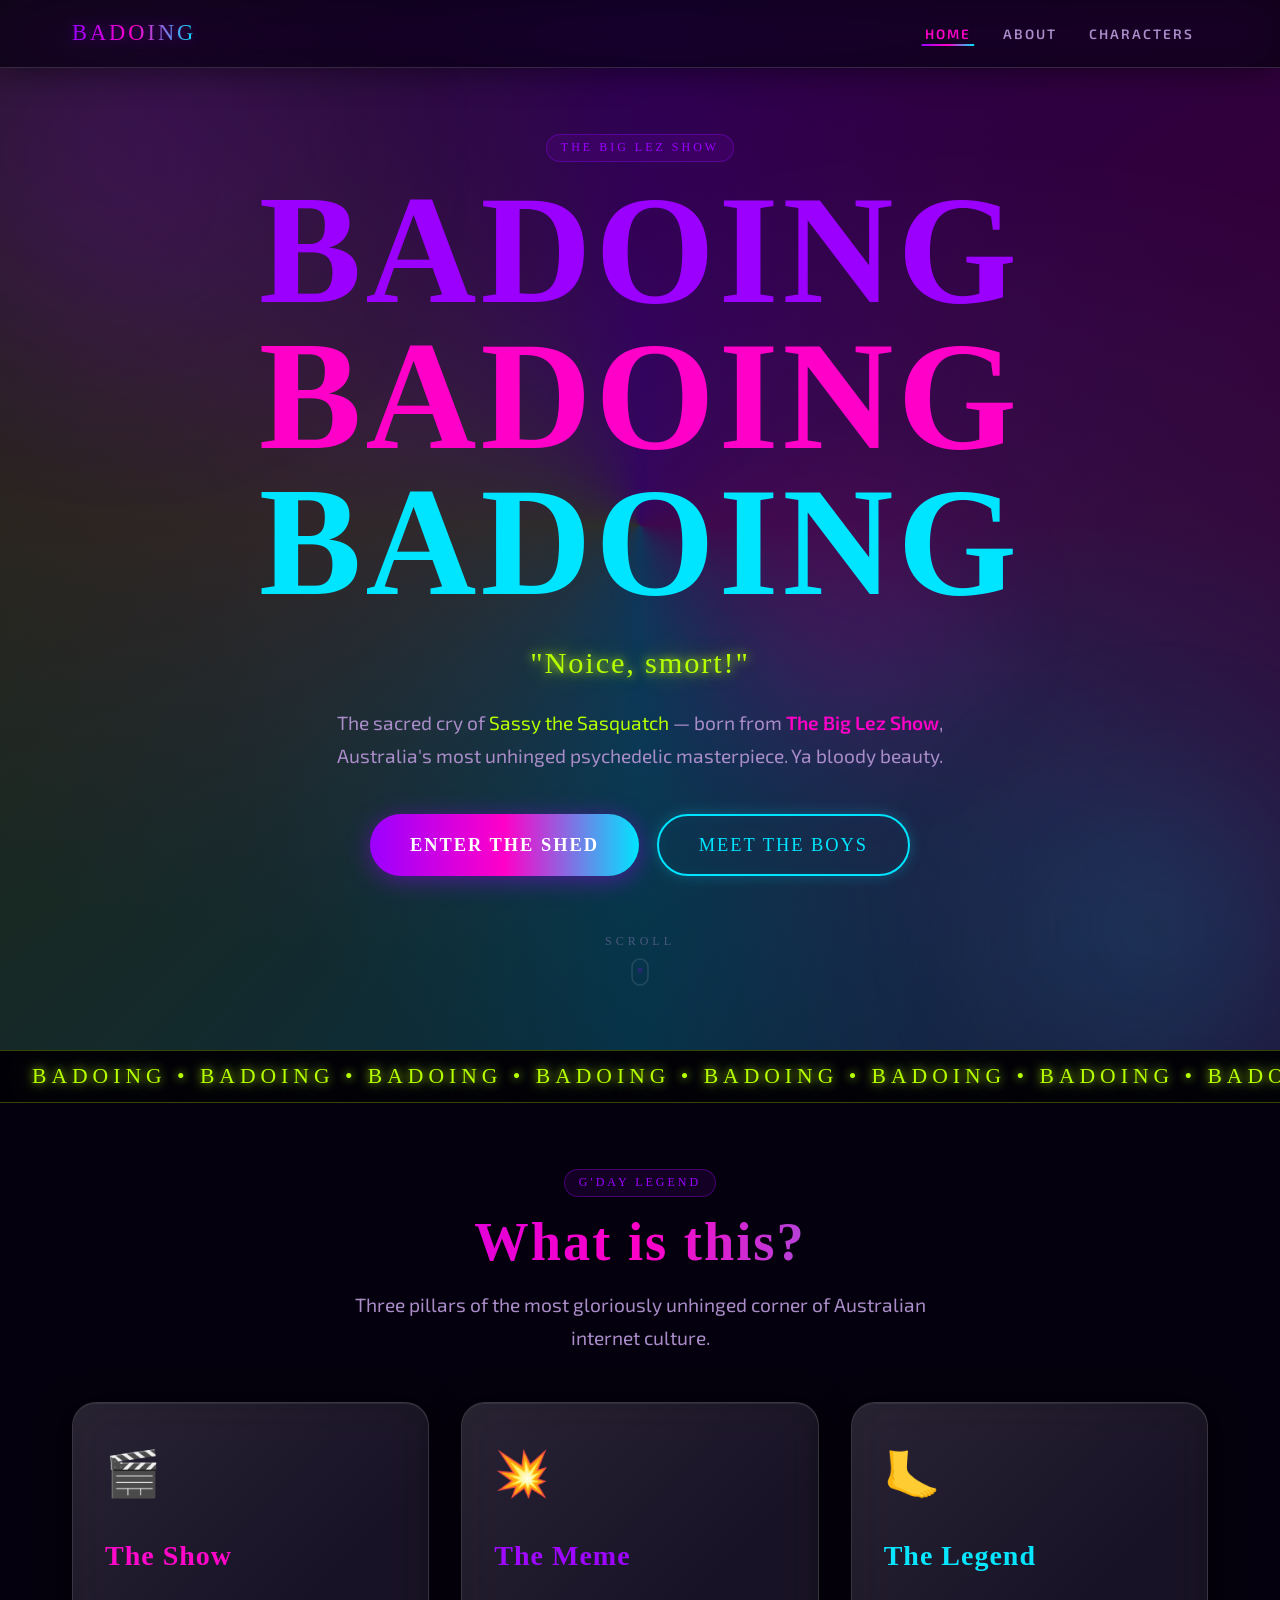
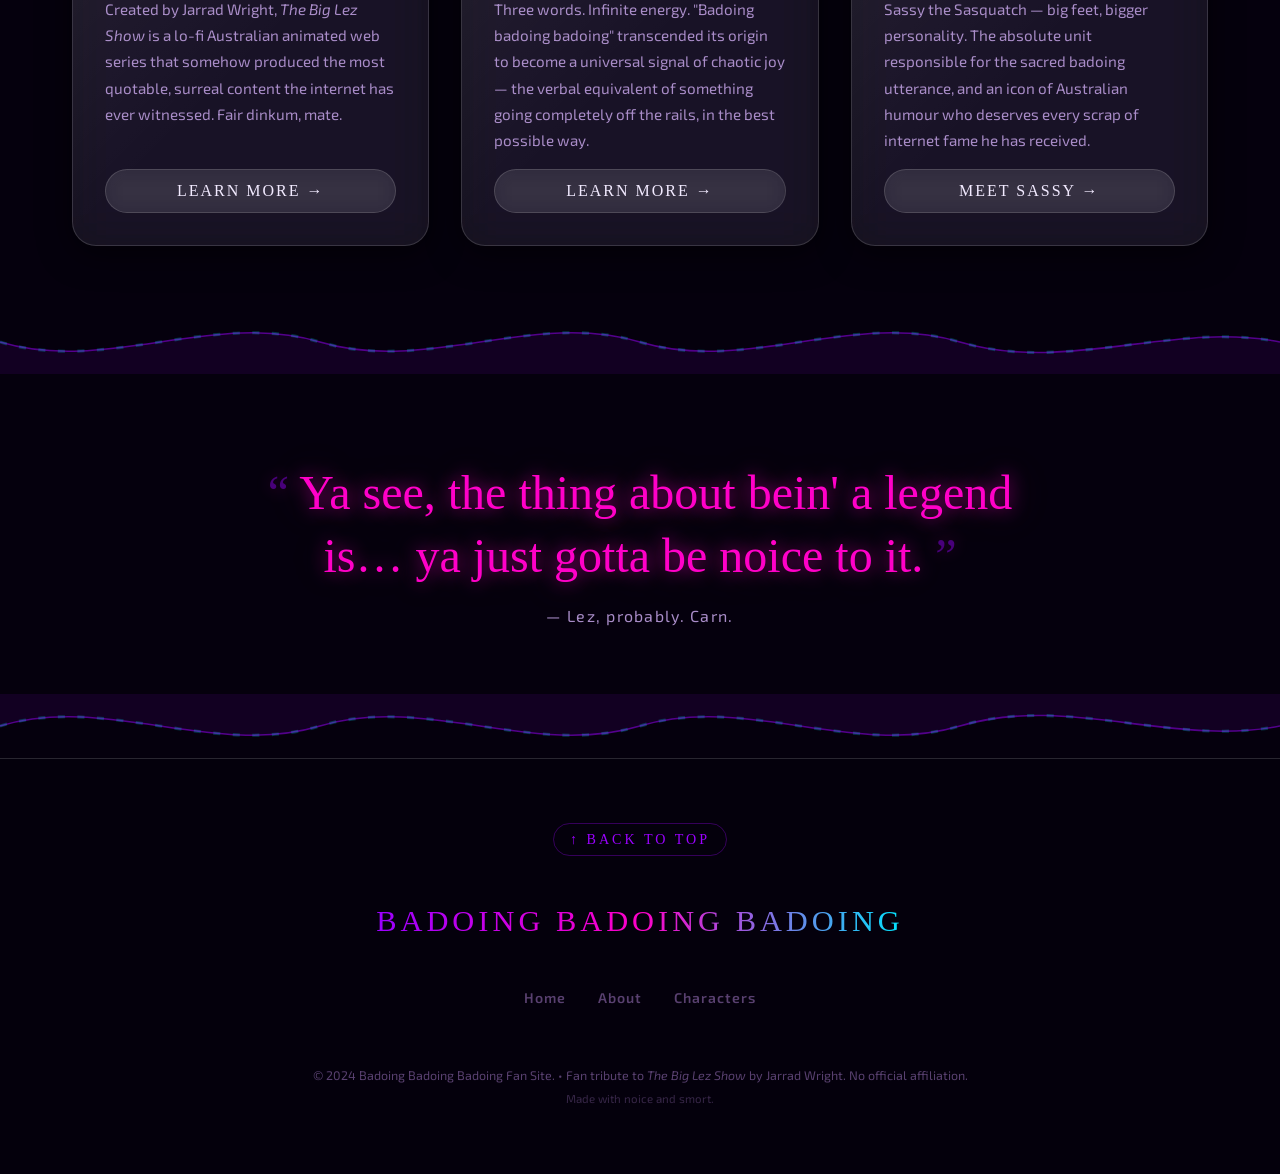
<file: badoing_site/index.html>
<!DOCTYPE html>
<html lang="en">
<head>
  <meta charset="UTF-8" />
  <meta name="viewport" content="width=device-width, initial-scale=1.0" />
  <meta name="description" content="The ultimate fan shrine to 'badoing badoing badoing' from The Big Lez Show — Australia's most surreal animated web series." />
  <meta property="og:title"       content="BADOING BADOING BADOING" />
  <meta property="og:description" content="Sassy the Sasquatch's legendary battle cry, immortalised in neon." />
  <meta property="og:type"        content="website" />
  <title>BADOING BADOING BADOING — The Big Lez Show</title>
  <link rel="stylesheet" href="style.css" />
  <style>
    @keyframes heroBounce {
      0%   { transform: scale(1)    translateY(0px);   }
      15%  { transform: scale(1.05) translateY(-14px); }
      30%  { transform: scale(0.96) translateY(5px);   }
      45%  { transform: scale(1.03) translateY(-7px);  }
      60%  { transform: scale(0.98) translateY(2px);   }
      75%  { transform: scale(1.01) translateY(-3px);  }
      100% { transform: scale(1)    translateY(0px);   }
    }
    @keyframes wordPulseGlow {
      0%, 100% { filter: brightness(1); }
      50%       { filter: brightness(1.3) drop-shadow(0 0 14px currentColor); }
    }
    .display-title { animation: heroBounce 3.8s cubic-bezier(.36,.07,.19,.97) infinite; }
    /* Combine style.css fadeUp entrance WITH the pulsing glow — both animations play together */
    .display-title .word   { animation: fadeUp 0.65s var(--ease-out) both, wordPulseGlow 4s ease-in-out infinite; }
    .display-title .word-1 { animation-delay: 0.10s, 0.80s; }
    .display-title .word-2 { animation-delay: 0.25s, 1.40s; }
    .display-title .word-3 { animation-delay: 0.40s, 2.00s; }
    .hero-noice {
      display: inline-block;
      font-family: var(--font-display);
      font-size: clamp(1.3rem, 3vw, 1.9rem);
      color: var(--color-lime);
      text-shadow: 0 0 10px var(--color-lime), 0 0 28px rgba(182,255,0,0.45);
      margin-top: 1.4rem;
      letter-spacing: 0.06em;
    }
    .wavy-divider { display: block; width: 100%; overflow: hidden; line-height: 0; }
    .wavy-divider svg { display: block; width: 100%; }
    .quote-section { padding: 3rem 0 4rem; text-align: center; }
    .lez-quote {
      font-family: var(--font-display);
      font-size: clamp(1.6rem, 4vw, 3rem);
      color: var(--color-magenta);
      text-shadow: 0 0 18px rgba(255,0,200,0.6), 0 0 45px rgba(255,0,200,0.25);
      max-width: 820px;
      margin: 2.5rem auto 1rem;
      line-height: 1.3;
      quotes: "\201C" "\201D";
    }
    .lez-quote::before { content: open-quote;  opacity: 0.45; color: var(--color-purple); }
    .lez-quote::after  { content: close-quote; opacity: 0.45; color: var(--color-purple); }
    .quote-attr { font-family: var(--font-body); font-size: 1rem; color: var(--text-secondary); letter-spacing: 0.08em; }
  </style>
</head>
<body>

  <canvas id="particles" aria-hidden="true"></canvas>

  <nav class="site-nav" aria-label="Main navigation">
    <div class="nav-inner">
      <a href="index.html" class="nav-logo badoing-trigger" aria-label="Home">BADOING</a>
      <ul class="nav-links" role="list">
        <li><a href="index.html">Home</a></li>
        <li><a href="about.html">About</a></li>
        <li><a href="characters.html">Characters</a></li>
      </ul>
      <button class="nav-hamburger nav-toggle" aria-label="Open menu" aria-haspopup="true" type="button">
        <span></span><span></span><span></span>
      </button>
    </div>
  </nav>

  <nav class="nav-mobile nav-links-mobile nav-menu" aria-label="Mobile navigation">
    <a href="index.html">Home</a>
    <a href="about.html">About</a>
    <a href="characters.html">Characters</a>
  </nav>

  <main>

    <section class="hero gradient-bg" id="top" aria-label="Hero">
      <div aria-hidden="true" style="position:absolute;inset:0;z-index:0;pointer-events:none;overflow:hidden;">
        <div style="position:absolute;width:540px;height:540px;background:radial-gradient(circle,rgba(155,0,255,0.18) 0%,transparent 70%);top:-110px;left:-150px;filter:blur(72px);"></div>
        <div style="position:absolute;width:430px;height:430px;background:radial-gradient(circle,rgba(0,229,255,0.14) 0%,transparent 70%);bottom:-90px;right:-90px;filter:blur(66px);"></div>
        <div style="position:absolute;width:350px;height:350px;background:radial-gradient(circle,rgba(255,0,200,0.12) 0%,transparent 70%);top:42%;left:52%;filter:blur(56px);"></div>
      </div>
      <div class="hero-content">
        <span class="section-tag" aria-hidden="true">The Big Lez Show</span>
        <h1 class="display-title" aria-label="Badoing Badoing Badoing">
          <span class="word word-1 badoing-trigger">BADOING</span><br aria-hidden="true" />
          <span class="word word-2 badoing-trigger">BADOING</span><br aria-hidden="true" />
          <span class="word word-3 badoing-trigger">BADOING</span>
        </h1>
        <p class="hero-noice" aria-label="Noice, smort!">"Noice, smort!"</p>
        <p class="subtitle" style="margin-top:1.2rem;">
          The sacred cry of <em style="color:var(--color-lime);font-style:normal;">Sassy the Sasquatch</em>
          — born from <strong style="color:var(--color-magenta);font-weight:600;">The Big Lez Show</strong>,
          Australia's most unhinged psychedelic masterpiece. Ya bloody beauty.
        </p>
        <div style="margin-top:2.6rem;display:flex;gap:1.1rem;flex-wrap:wrap;justify-content:center;">
          <a href="about.html"      class="btn btn-primary"   style="font-size:1.15rem;padding:0.85rem 2.5rem;">Enter the Shed</a>
          <a href="characters.html" class="btn btn-secondary" style="font-size:1.15rem;padding:0.85rem 2.5rem;">Meet the Boys</a>
        </div>
        <div aria-hidden="true" style="margin-top:3.5rem;display:flex;flex-direction:column;align-items:center;gap:0.4rem;opacity:0.42;animation:floatY 3s ease-in-out infinite;">
          <span style="font-family:var(--font-display);font-size:0.75rem;letter-spacing:4px;text-transform:uppercase;color:var(--text-secondary);">scroll</span>
          <svg width="18" height="28" viewBox="0 0 18 28" fill="none" xmlns="http://www.w3.org/2000/svg">
            <rect x="1" y="1" width="16" height="26" rx="8" stroke="rgba(255,255,255,0.28)" stroke-width="1.5"/>
            <circle cx="9" cy="8" r="2.5" fill="rgba(155,0,255,0.8)">
              <animate attributeName="cy"      values="8;18;8"  dur="2s" repeatCount="indefinite"/>
              <animate attributeName="opacity" values="1;0.2;1" dur="2s" repeatCount="indefinite"/>
            </circle>
          </svg>
        </div>
      </div>
    </section>

    <div class="marquee-wrap" aria-hidden="true">
      <div class="marquee-track">
        <span class="marquee-text">BADOING&nbsp;&bull;&nbsp;BADOING&nbsp;&bull;&nbsp;BADOING&nbsp;&bull;&nbsp;BADOING&nbsp;&bull;&nbsp;BADOING&nbsp;&bull;&nbsp;BADOING&nbsp;&bull;&nbsp;BADOING&nbsp;&bull;&nbsp;BADOING&nbsp;&bull;&nbsp;BADOING&nbsp;&bull;&nbsp;BADOING&nbsp;&bull;&nbsp;</span>
        <span class="marquee-text">BADOING&nbsp;&bull;&nbsp;BADOING&nbsp;&bull;&nbsp;BADOING&nbsp;&bull;&nbsp;BADOING&nbsp;&bull;&nbsp;BADOING&nbsp;&bull;&nbsp;BADOING&nbsp;&bull;&nbsp;BADOING&nbsp;&bull;&nbsp;BADOING&nbsp;&bull;&nbsp;BADOING&nbsp;&bull;&nbsp;BADOING&nbsp;&bull;&nbsp;</span>
      </div>
    </div>

    <section class="section" aria-labelledby="features-heading">
      <div class="container">
        <div class="text-center" style="margin-bottom:3rem;">
          <span class="section-tag animate-in">G'day legend</span>
          <h2 class="section-title animate-in delay-1" id="features-heading">What is this?</h2>
          <p class="subtitle animate-in delay-2">Three pillars of the most gloriously unhinged corner of Australian internet culture.</p>
        </div>
        <div class="grid grid-3" style="align-items:stretch;">

          <article class="glass-panel animate-in delay-1" style="display:flex;flex-direction:column;gap:1rem;">
            <div class="card-icon" aria-hidden="true">&#x1F3AC;</div>
            <h3 class="card-title neon-text-magenta">The Show</h3>
            <p class="card-text">
              Created by Jarrad Wright, <em>The Big Lez Show</em> is a lo-fi Australian animated
              web series that somehow produced the most quotable, surreal content the internet
              has ever witnessed. Fair dinkum, mate.
            </p>
            <a href="about.html" class="btn btn-ghost" style="margin-top:auto;padding:0.5rem 1.3rem;font-size:1rem;">Learn More &rarr;</a>
          </article>

          <article class="glass-panel animate-in delay-2" style="display:flex;flex-direction:column;gap:1rem;">
            <div class="card-icon" aria-hidden="true">&#x1F4A5;</div>
            <h3 class="card-title neon-text-purple">The Meme</h3>
            <p class="card-text">
              Three words. Infinite energy. "Badoing badoing badoing" transcended its origin to
              become a universal signal of chaotic joy &mdash; the verbal equivalent of something
              going completely off the rails, in the best possible way.
            </p>
            <a href="about.html" class="btn btn-ghost" style="margin-top:auto;padding:0.5rem 1.3rem;font-size:1rem;">Learn More &rarr;</a>
          </article>

          <article class="glass-panel animate-in delay-3" style="display:flex;flex-direction:column;gap:1rem;">
            <div class="card-icon" aria-hidden="true">&#x1F9B6;</div>
            <h3 class="card-title neon-text-cyan">The Legend</h3>
            <p class="card-text">
              Sassy the Sasquatch &mdash; big feet, bigger personality. The absolute unit responsible
              for the sacred badoing utterance, and an icon of Australian humour who deserves
              every scrap of internet fame he has received.
            </p>
            <a href="characters.html" class="btn btn-ghost" style="margin-top:auto;padding:0.5rem 1.3rem;font-size:1rem;">Meet Sassy &rarr;</a>
          </article>

        </div>
      </div>
    </section>

    <div class="wavy-divider" aria-hidden="true">
      <svg viewBox="0 0 1440 72" preserveAspectRatio="none" xmlns="http://www.w3.org/2000/svg">
        <path d="M0,36 C120,72 240,0 360,36 C480,72 600,0 720,36 C840,72 960,0 1080,36 C1200,72 1320,12 1440,36 L1440,72 L0,72 Z" fill="rgba(155,0,255,0.09)"/>
        <path d="M0,36 C120,72 240,0 360,36 C480,72 600,0 720,36 C840,72 960,0 1080,36 C1200,72 1320,12 1440,36" stroke="rgba(155,0,255,0.50)" stroke-width="1.8" fill="none"/>
        <path d="M0,36 C120,72 240,0 360,36 C480,72 600,0 720,36 C840,72 960,0 1080,36 C1200,72 1320,12 1440,36" stroke="rgba(0,229,255,0.22)" stroke-width="3.5" fill="none" stroke-dasharray="8 14"/>
      </svg>
    </div>

    <section class="quote-section" aria-label="Words of wisdom from Lez">
      <div class="container">
        <blockquote class="lez-quote animate-in">
          Ya see, the thing about bein' a legend is&hellip; ya just gotta be noice to it.
        </blockquote>
        <p class="quote-attr animate-in delay-1">&mdash; Lez, probably. Carn.</p>
      </div>
    </section>

    <div class="wavy-divider" aria-hidden="true" style="transform:scaleY(-1);">
      <svg viewBox="0 0 1440 72" preserveAspectRatio="none" xmlns="http://www.w3.org/2000/svg">
        <path d="M0,36 C120,72 240,0 360,36 C480,72 600,0 720,36 C840,72 960,0 1080,36 C1200,72 1320,12 1440,36 L1440,72 L0,72 Z" fill="rgba(155,0,255,0.09)"/>
        <path d="M0,36 C120,72 240,0 360,36 C480,72 600,0 720,36 C840,72 960,0 1080,36 C1200,72 1320,12 1440,36" stroke="rgba(155,0,255,0.50)" stroke-width="1.8" fill="none"/>
        <path d="M0,36 C120,72 240,0 360,36 C480,72 600,0 720,36 C840,72 960,0 1080,36 C1200,72 1320,12 1440,36" stroke="rgba(0,229,255,0.22)" stroke-width="3.5" fill="none" stroke-dasharray="8 14"/>
      </svg>
    </div>

  </main>

  <footer class="site-footer" role="contentinfo">
    <div style="max-width:1200px;margin:0 auto;display:flex;flex-direction:column;align-items:center;gap:1.5rem;">
      <a href="#top" class="back-to-top" aria-label="Back to top">&uarr; Back to Top</a>
      <div class="footer-logo badoing-trigger" aria-label="Badoing Badoing Badoing">BADOING BADOING BADOING</div>
      <nav class="footer-links" aria-label="Footer navigation">
        <a href="index.html">Home</a>
        <a href="about.html">About</a>
        <a href="characters.html">Characters</a>
      </nav>
      <p class="footer-copy">
        &copy; 2024 Badoing Badoing Badoing Fan Site.
        <span aria-hidden="true"> &bull; </span>
        Fan tribute to <em>The Big Lez Show</em> by Jarrad Wright. No official affiliation.
        <br>
        <span style="font-size:0.72rem;opacity:0.6;">Made with noice and smort.</span>
      </p>
    </div>
  </footer>

  <script src="main.js"></script>
</body>
</html>
</file>
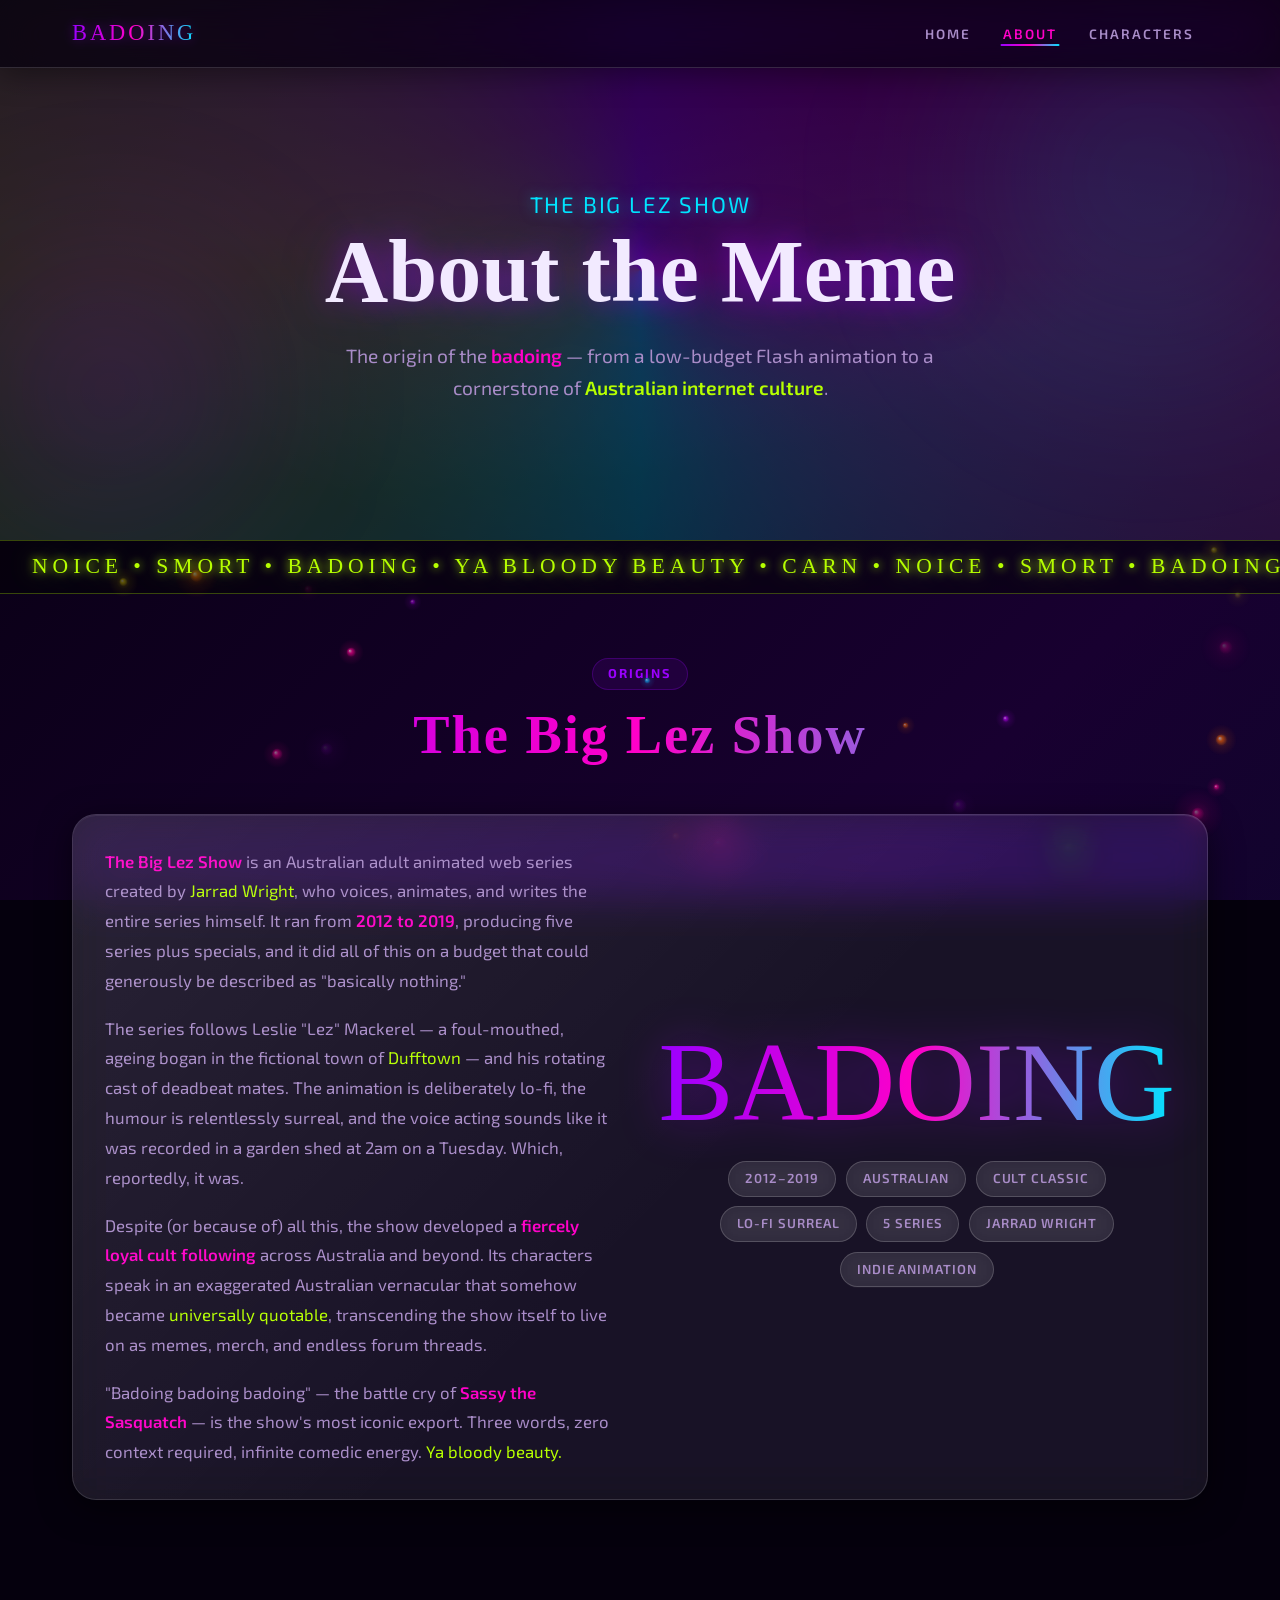
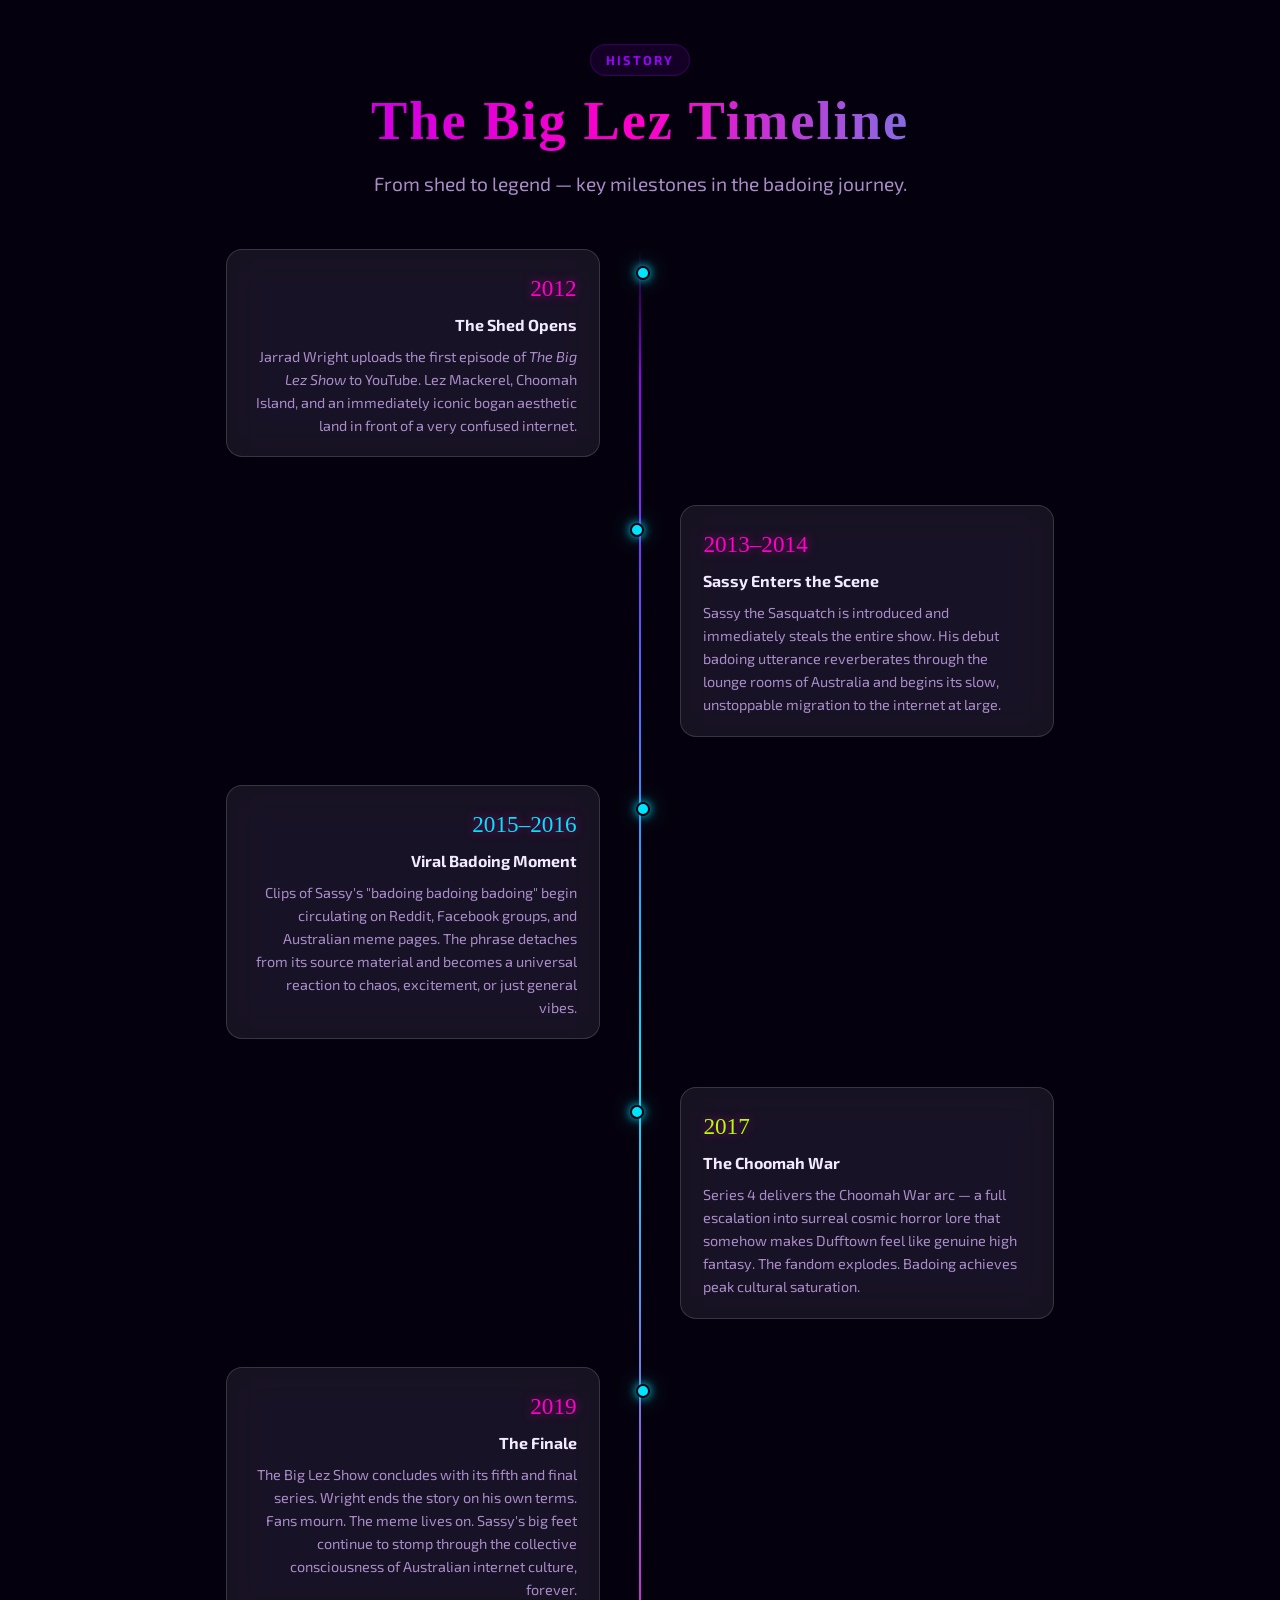
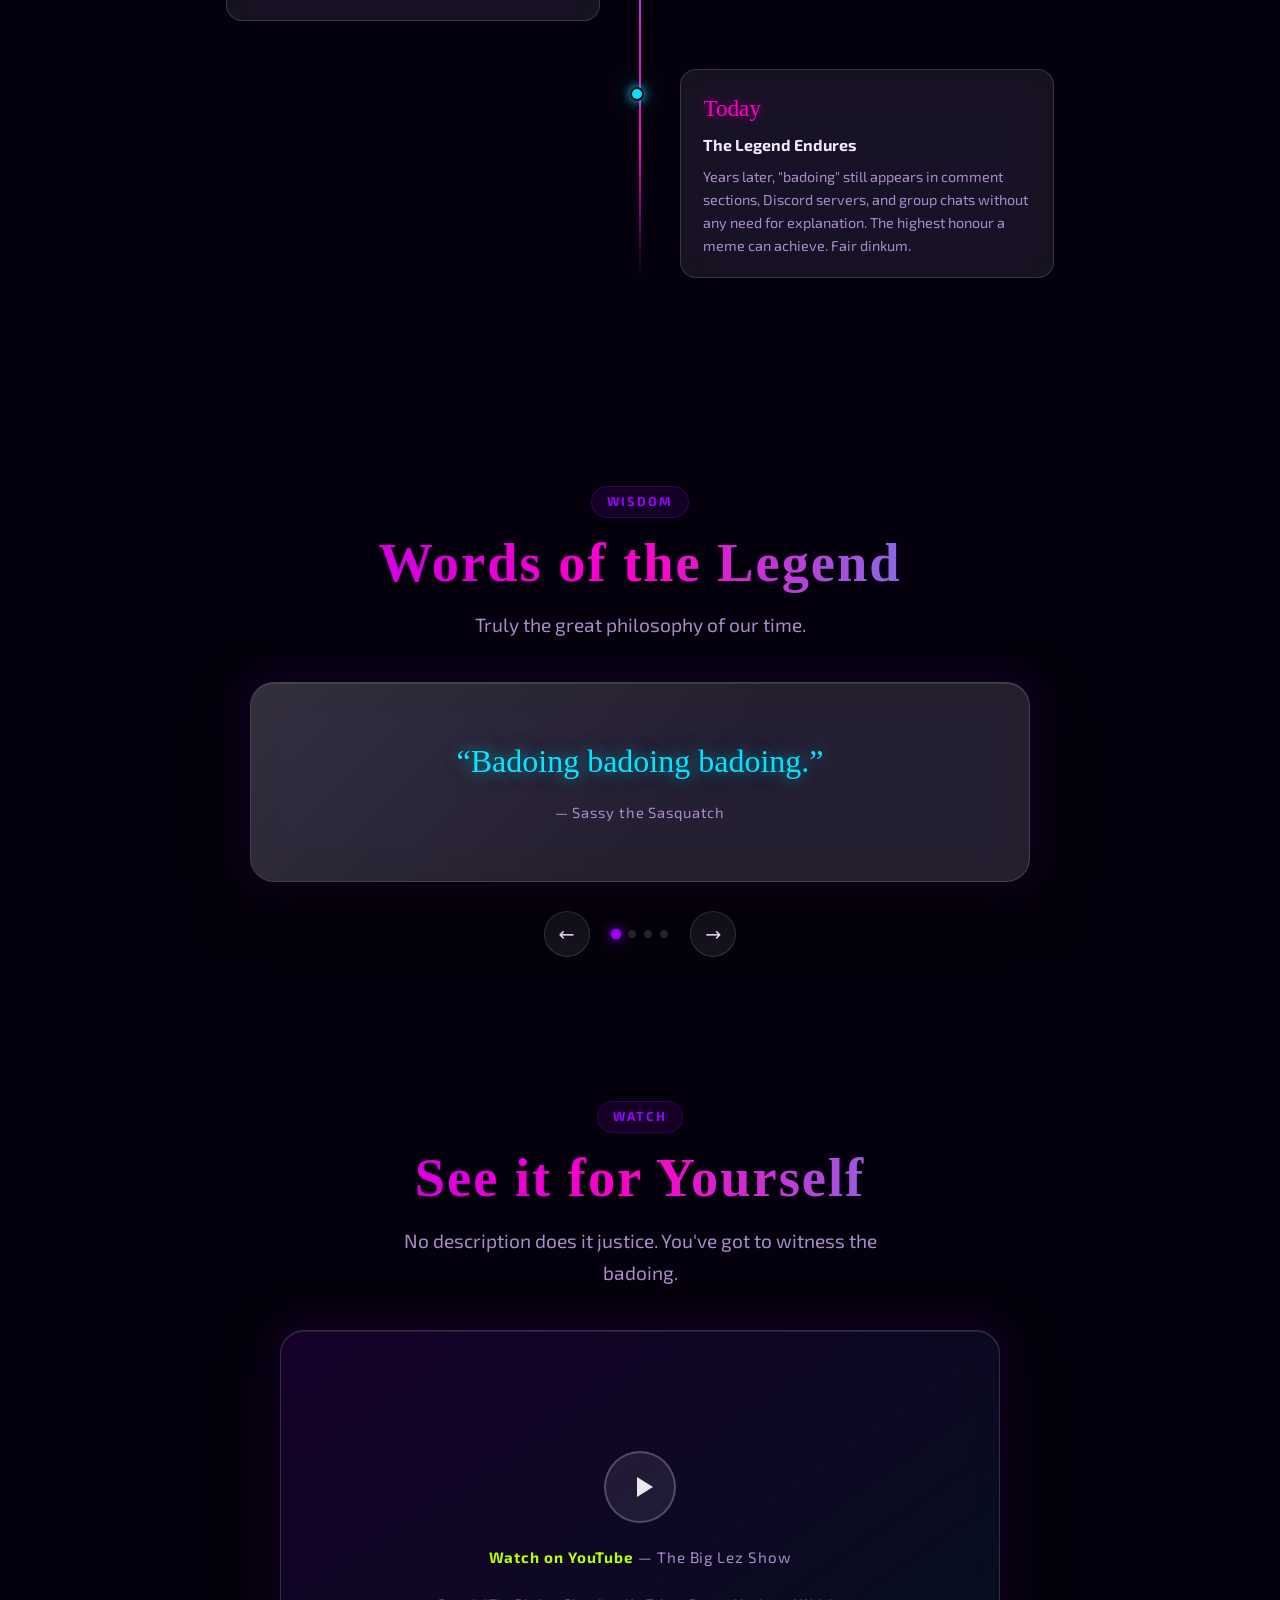
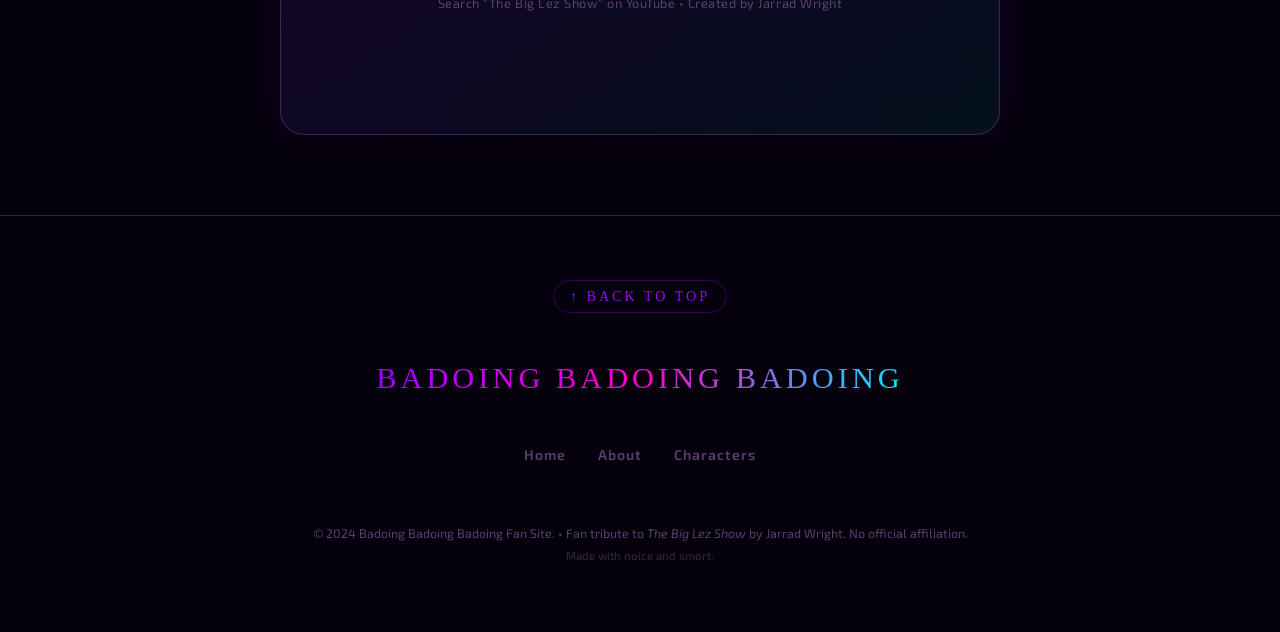
<file: badoing_site/about.html>
<!DOCTYPE html>
<html lang="en">
<head>
  <meta charset="UTF-8" />
  <meta name="viewport" content="width=device-width, initial-scale=1.0" />
  <meta name="description" content="Learn the origin of 'badoing badoing badoing' — the legendary meme from The Big Lez Show, Australia's most unhinged animated web series." />
  <meta property="og:title"       content="About the Meme — BADOING BADOING BADOING" />
  <meta property="og:description" content="The Big Lez Show, Jarrad Wright, Sassy the Sasquatch, and the cry that broke the internet." />
  <meta property="og:type"        content="website" />
  <title>About the Meme — BADOING BADOING BADOING</title>
  <link rel="stylesheet" href="style.css" />
  <style>
    /* ── About-page hero ── */
    .about-hero {
      min-height: 60vh;
      display: flex;
      align-items: center;
      justify-content: center;
      text-align: center;
      position: relative;
      overflow: hidden;
      padding: calc(var(--nav-h) + 3rem) 1.5rem 4rem;
    }
    .about-hero-title {
      font-family: var(--font-display);
      font-size: clamp(2.6rem, 7vw, 5.5rem);
      color: var(--text-primary);
      text-shadow: 0 0 30px rgba(155,0,255,0.55), 0 0 70px rgba(155,0,255,0.22);
      line-height: 1.1;
      margin: 0 0 1.2rem;
      animation: fadeUp 0.7s var(--ease-out) 0.18s both; /* slightly after the label above it */
    }
    .about-hero-sub {
      font-family: var(--font-body);
      font-size: clamp(1.05rem, 2.5vw, 1.4rem);
      color: var(--color-cyan);
      letter-spacing: 0.08em;
      text-transform: uppercase;
      text-shadow: 0 0 14px rgba(0,229,255,0.5);
      animation: fadeUp 0.7s var(--ease-out) both; /* label fades in first */
    }

    /* ── Two-column intro ── */
    .intro-grid {
      display: grid;
      grid-template-columns: 1fr 1fr;
      gap: 3rem;
      align-items: center;
    }
    @media (max-width: 768px) {
      .intro-grid { grid-template-columns: 1fr; gap: 2rem; }
    }
    .intro-text p {
      color: var(--text-secondary);
      font-size: 1.05rem;
      line-height: 1.78;
      margin-bottom: 1.1rem;
    }
    .intro-text p:last-child { margin-bottom: 0; }
    .intro-text strong { color: var(--color-magenta); font-weight: 600; }
    .intro-text em { color: var(--color-lime); font-style: normal; }
    .intro-deco {
      display: flex;
      flex-direction: column;
      align-items: center;
      justify-content: center;
      gap: 1.4rem;
    }
    .deco-glyph {
      font-family: var(--font-display);
      font-size: clamp(4rem, 10vw, 7rem);
      line-height: 1;
      background: var(--grad-brand);
      -webkit-background-clip: text;
      -webkit-text-fill-color: transparent;
      background-clip: text;
      filter: drop-shadow(0 0 24px rgba(155,0,255,0.45));
      animation: floatY 4s ease-in-out infinite;
    }
    .deco-pills {
      display: flex;
      flex-wrap: wrap;
      gap: 0.6rem;
      justify-content: center;
    }
    .deco-pill {
      font-family: var(--font-body);
      font-size: 0.82rem;
      font-weight: 600;
      letter-spacing: 0.07em;
      text-transform: uppercase;
      padding: 0.38rem 1rem;
      border-radius: var(--r-full);
      border: 1.5px solid rgba(255,255,255,0.18);
      background: var(--glass-bg-light);
      backdrop-filter: blur(10px);
      color: var(--text-secondary);
      transition: border-color var(--t-mid), color var(--t-mid), box-shadow var(--t-mid);
    }
    .deco-pill:hover {
      border-color: var(--color-purple);
      color: var(--color-purple);
      box-shadow: var(--glow-purple);
    }
    .deco-pill.cyan:hover  { border-color: var(--color-cyan);    color: var(--color-cyan);    box-shadow: var(--glow-cyan); }
    .deco-pill.lime:hover  { border-color: var(--color-lime);    color: var(--color-lime);    box-shadow: var(--glow-lime); }
    .deco-pill.magenta:hover { border-color: var(--color-magenta); color: var(--color-magenta); box-shadow: var(--glow-magenta); }

    /* ── Timeline ── */
    .timeline-section { padding: 5rem 0; }
    .timeline {
      position: relative;
      max-width: 860px;
      margin: 3rem auto 0;
      padding: 0 1rem;
    }
    .timeline::before {
      content: '';
      position: absolute;
      left: 50%;
      top: 0;
      bottom: 0;
      width: 2px;
      background: linear-gradient(180deg, transparent, var(--color-purple) 8%, var(--color-cyan) 50%, var(--color-magenta) 92%, transparent);
      transform: translateX(-50%);
    }
    @media (max-width: 640px) {
      .timeline::before { left: 18px; transform: none; }
    }
    .timeline-item {
      position: relative;
      width: calc(50% - 2.5rem);
      margin-bottom: 3rem;
    }
    .timeline-item:nth-child(odd) {
      margin-left: 0;
      text-align: right;
    }
    .timeline-item:nth-child(even) {
      margin-left: calc(50% + 2.5rem);
      text-align: left;
    }
    /* Dot */
    .timeline-item::after {
      content: '';
      position: absolute;
      width: 14px;
      height: 14px;
      border-radius: 50%;
      top: 1.1rem;
      background: var(--color-cyan);
      border: 2.5px solid var(--bg-void);
      box-shadow: 0 0 10px var(--color-cyan), 0 0 24px rgba(0,229,255,0.4);
    }
    .timeline-item:nth-child(odd)::after  { right: -3.1rem; }
    .timeline-item:nth-child(even)::after { left:  -3.1rem; }
    @media (max-width: 640px) {
      .timeline-item,
      .timeline-item:nth-child(odd),
      .timeline-item:nth-child(even) {
        width: calc(100% - 3.5rem);
        margin-left: 3.5rem;
        text-align: left;
      }
      .timeline-item::after,
      .timeline-item:nth-child(odd)::after,
      .timeline-item:nth-child(even)::after {
        left: -2.65rem;
        right: auto;
      }
    }
    .timeline-card {
      background: var(--glass-bg-light);
      border: 1px solid var(--glass-border);
      backdrop-filter: blur(var(--glass-blur)) saturate(var(--glass-saturate));
      border-radius: var(--r-md);
      padding: 1.2rem 1.4rem;
      transition: transform var(--t-mid), box-shadow var(--t-mid), border-color var(--t-mid);
    }
    .timeline-card:hover {
      transform: translateY(-4px);
      border-color: var(--color-purple);
      box-shadow: var(--shadow-lg);
    }
    .timeline-year {
      font-family: var(--font-display);
      font-size: 1.45rem;
      color: var(--color-magenta);
      text-shadow: 0 0 10px rgba(255,0,200,0.5);
      margin-bottom: 0.3rem;
    }
    .timeline-heading {
      font-family: var(--font-body);
      font-weight: 700;
      font-size: 1rem;
      color: var(--text-primary);
      margin-bottom: 0.4rem;
    }
    .timeline-body {
      font-size: 0.9rem;
      color: var(--text-secondary);
      line-height: 1.6;
    }

    /* ── Quote carousel ── */
    .carousel-section { padding: 5rem 0; }
    .quote-carousel {
      position: relative;
      max-width: 780px;
      margin: 2.5rem auto 0;
    }
    .carousel-track {
      background: var(--glass-bg-mid);
      border: 1px solid var(--glass-border);
      backdrop-filter: blur(var(--glass-blur)) saturate(var(--glass-saturate));
      border-radius: var(--r-lg);
      padding: 3rem 3.5rem;
      min-height: 200px;
      display: flex;
      flex-direction: column;
      align-items: center;
      justify-content: center;
      text-align: center;
      box-shadow: var(--shadow-lg);
      transition: box-shadow var(--t-mid);
    }
    @media (max-width: 600px) { .carousel-track { padding: 2rem 1.5rem; } }
    .carousel-quote {
      font-family: var(--font-display);
      font-size: clamp(1.3rem, 3.5vw, 2rem);
      color: var(--color-cyan);
      text-shadow: 0 0 16px rgba(0,229,255,0.55), 0 0 40px rgba(0,229,255,0.22);
      line-height: 1.35;
      margin: 0 0 1rem;
      transition: opacity 0.35s var(--ease-out), transform 0.35s var(--ease-out);
    }
    .carousel-quote.exit  { opacity: 0; transform: translateY(-12px); }
    .carousel-quote.enter { opacity: 0; transform: translateY(12px);  }
    .carousel-attr {
      font-family: var(--font-body);
      font-size: 0.92rem;
      color: var(--text-secondary);
      letter-spacing: 0.06em;
    }
    .carousel-controls {
      display: flex;
      align-items: center;
      justify-content: center;
      gap: 1.4rem;
      margin-top: 1.8rem;
    }
    .carousel-btn {
      background: var(--glass-bg-light);
      border: 1.5px solid var(--glass-border);
      border-radius: var(--r-full);
      width: 46px;
      height: 46px;
      display: flex;
      align-items: center;
      justify-content: center;
      cursor: pointer;
      color: var(--text-primary);
      font-size: 1.2rem;
      transition: background var(--t-fast), border-color var(--t-fast), box-shadow var(--t-fast), transform var(--t-spring);
    }
    .carousel-btn:hover {
      background: rgba(155,0,255,0.18);
      border-color: var(--color-purple);
      box-shadow: var(--glow-purple);
      transform: scale(1.08);
    }
    .carousel-btn:active { transform: scale(0.96); }
    .carousel-dots {
      display: flex;
      gap: 0.5rem;
    }
    .carousel-dot {
      width: 8px;
      height: 8px;
      border-radius: 50%;
      background: var(--glass-border);
      border: none;
      cursor: pointer;
      transition: background var(--t-fast), box-shadow var(--t-fast), transform var(--t-fast);
      padding: 0;
    }
    .carousel-dot.active {
      background: var(--color-purple);
      box-shadow: 0 0 8px var(--color-purple);
      transform: scale(1.3);
    }

    /* ── Video placeholder ── */
    .video-section { padding: 4rem 0 5rem; }
    .video-placeholder {
      position: relative;
      max-width: 720px;
      margin: 2.5rem auto 0;
      border-radius: var(--r-lg);
      overflow: hidden;
      aspect-ratio: 16/9;
      background: linear-gradient(145deg, rgba(155,0,255,0.12), rgba(0,229,255,0.07));
      border: 1.5px solid var(--glass-border);
      backdrop-filter: blur(var(--glass-blur));
      box-shadow: var(--shadow-lg);
      display: flex;
      flex-direction: column;
      align-items: center;
      justify-content: center;
      gap: 1.4rem;
      cursor: pointer;
      transition: border-color var(--t-mid), box-shadow var(--t-mid);
    }
    .video-placeholder:hover {
      border-color: var(--color-magenta);
      box-shadow: 0 0 40px rgba(255,0,200,0.3), var(--shadow-lg);
    }
    .video-placeholder:hover .play-btn { transform: scale(1.12); }
    /* Fake scan lines */
    .video-placeholder::before {
      content: '';
      position: absolute;
      inset: 0;
      background: repeating-linear-gradient(
        0deg,
        transparent,
        transparent 3px,
        rgba(0,0,0,0.07) 3px,
        rgba(0,0,0,0.07) 4px
      );
      pointer-events: none;
    }
    .play-btn {
      width: 72px;
      height: 72px;
      background: rgba(255,255,255,0.08);
      border: 2px solid rgba(255,255,255,0.22);
      border-radius: 50%;
      display: flex;
      align-items: center;
      justify-content: center;
      transition: transform var(--t-spring), background var(--t-mid);
      position: relative;
      z-index: 1;
    }
    .play-btn:hover { background: rgba(155,0,255,0.25); }
    .play-btn svg { margin-left: 5px; }
    .video-caption {
      font-family: var(--font-body);
      font-size: 0.95rem;
      color: var(--text-secondary);
      letter-spacing: 0.06em;
      position: relative;
      z-index: 1;
    }
    .video-caption strong { color: var(--color-lime); }

    /* Misc */
    .section-label {
      display: inline-block;
      font-family: var(--font-body);
      font-size: 0.8rem;
      font-weight: 700;
      letter-spacing: 0.16em;
      text-transform: uppercase;
      color: var(--color-purple);
      background: rgba(155,0,255,0.1);
      border: 1px solid rgba(155,0,255,0.25);
      border-radius: var(--r-full);
      padding: 0.28rem 0.9rem;
      margin-bottom: 1rem;
    }
  </style>
</head>
<body>

  <canvas id="particles" aria-hidden="true"></canvas>

  <nav class="site-nav" aria-label="Main navigation">
    <div class="nav-inner">
      <a href="index.html" class="nav-logo badoing-trigger" aria-label="Home">BADOING</a>
      <ul class="nav-links" role="list">
        <li><a href="index.html">Home</a></li>
        <li><a href="about.html">About</a></li>
        <li><a href="characters.html">Characters</a></li>
      </ul>
      <button class="nav-hamburger nav-toggle" aria-label="Open menu" aria-haspopup="true" type="button">
        <span></span><span></span><span></span>
      </button>
    </div>
  </nav>

  <nav class="nav-mobile nav-links-mobile nav-menu" aria-label="Mobile navigation">
    <a href="index.html">Home</a>
    <a href="about.html">About</a>
    <a href="characters.html">Characters</a>
  </nav>

  <main>

    <!-- ══════════════════════ HERO ══════════════════════ -->
    <section class="about-hero gradient-bg" id="top" aria-label="About the Meme">
      <div aria-hidden="true" style="position:absolute;inset:0;z-index:0;pointer-events:none;overflow:hidden;">
        <div style="position:absolute;width:520px;height:520px;background:radial-gradient(circle,rgba(0,229,255,0.15) 0%,transparent 70%);top:-80px;right:-130px;filter:blur(80px);"></div>
        <div style="position:absolute;width:420px;height:420px;background:radial-gradient(circle,rgba(155,0,255,0.18) 0%,transparent 70%);bottom:-60px;left:-100px;filter:blur(70px);"></div>
      </div>
      <div style="position:relative;z-index:1;">
        <p class="about-hero-sub">The Big Lez Show</p>
        <h1 class="about-hero-title">About the Meme</h1>
        <p class="subtitle" style="max-width:600px;margin:0 auto;animation:fadeUp 0.7s var(--ease-out) 0.45s both;">
          The origin of the <em style="color:var(--color-magenta);font-style:normal;font-weight:600;">badoing</em>
          — from a low-budget Flash animation to a cornerstone of
          <strong style="color:var(--color-lime);font-weight:600;">Australian internet culture</strong>.
        </p>
      </div>
    </section>

    <div class="marquee-wrap" aria-hidden="true">
      <div class="marquee-track">
        <span class="marquee-text">NOICE&nbsp;&bull;&nbsp;SMORT&nbsp;&bull;&nbsp;BADOING&nbsp;&bull;&nbsp;YA BLOODY BEAUTY&nbsp;&bull;&nbsp;CARN&nbsp;&bull;&nbsp;NOICE&nbsp;&bull;&nbsp;SMORT&nbsp;&bull;&nbsp;BADOING&nbsp;&bull;&nbsp;YA BLOODY BEAUTY&nbsp;&bull;&nbsp;CARN&nbsp;&bull;&nbsp;</span>
        <span class="marquee-text">NOICE&nbsp;&bull;&nbsp;SMORT&nbsp;&bull;&nbsp;BADOING&nbsp;&bull;&nbsp;YA BLOODY BEAUTY&nbsp;&bull;&nbsp;CARN&nbsp;&bull;&nbsp;NOICE&nbsp;&bull;&nbsp;SMORT&nbsp;&bull;&nbsp;BADOING&nbsp;&bull;&nbsp;YA BLOODY BEAUTY&nbsp;&bull;&nbsp;CARN&nbsp;&bull;&nbsp;</span>
      </div>
    </div>

    <!-- ══════════════════════ INTRO ══════════════════════ -->
    <section class="section" aria-labelledby="intro-heading">
      <div class="container">
        <div class="text-center" style="margin-bottom:3rem;">
          <span class="section-label animate-in">Origins</span>
          <h2 class="section-title animate-in delay-1" id="intro-heading">The Big Lez Show</h2>
        </div>

        <div class="glass-panel animate-in delay-2">
          <div class="intro-grid">

            <div class="intro-text">
              <p>
                <strong>The Big Lez Show</strong> is an Australian adult animated web series created by
                <em>Jarrad Wright</em>, who voices, animates, and writes the entire series himself.
                It ran from <strong>2012 to 2019</strong>, producing five series plus specials, and it
                did all of this on a budget that could generously be described as "basically nothing."
              </p>
              <p>
                The series follows Leslie "Lez" Mackerel — a foul-mouthed, ageing bogan in the fictional
                town of <em>Dufftown</em> — and his rotating cast of deadbeat mates. The animation is
                deliberately lo-fi, the humour is relentlessly surreal, and the voice acting sounds like
                it was recorded in a garden shed at 2am on a Tuesday. Which, reportedly, it was.
              </p>
              <p>
                Despite (or because of) all this, the show developed a <strong>fiercely loyal cult following</strong>
                across Australia and beyond. Its characters speak in an exaggerated Australian vernacular that
                somehow became <em>universally quotable</em>, transcending the show itself to live on as memes,
                merch, and endless forum threads.
              </p>
              <p>
                "Badoing badoing badoing" — the battle cry of <strong>Sassy the Sasquatch</strong> — is the
                show's most iconic export. Three words, zero context required, infinite comedic energy.
                <em>Ya bloody beauty.</em>
              </p>
            </div>

            <div class="intro-deco" aria-hidden="true">
              <div class="deco-glyph badoing-trigger">BADOING</div>
              <div class="deco-pills">
                <span class="deco-pill">2012–2019</span>
                <span class="deco-pill cyan">Australian</span>
                <span class="deco-pill magenta">Cult Classic</span>
                <span class="deco-pill lime">Lo-fi Surreal</span>
                <span class="deco-pill">5 Series</span>
                <span class="deco-pill cyan">Jarrad Wright</span>
                <span class="deco-pill magenta">Indie Animation</span>
              </div>
            </div>

          </div>
        </div>
      </div>
    </section>

    <!-- ══════════════════════ TIMELINE ══════════════════════ -->
    <section class="timeline-section" aria-labelledby="timeline-heading">
      <div class="container">
        <div class="text-center" style="margin-bottom:0.5rem;">
          <span class="section-label animate-in">History</span>
          <h2 class="section-title animate-in delay-1" id="timeline-heading">The Big Lez Timeline</h2>
          <p class="subtitle animate-in delay-2" style="max-width:560px;margin:0 auto;">From shed to legend — key milestones in the badoing journey.</p>
        </div>

        <div class="timeline" role="list">

          <div class="timeline-item" data-animate="fade-up" role="listitem">
            <div class="timeline-card">
              <div class="timeline-year">2012</div>
              <div class="timeline-heading">The Shed Opens</div>
              <p class="timeline-body">
                Jarrad Wright uploads the first episode of <em>The Big Lez Show</em> to YouTube. Lez Mackerel,
                Choomah Island, and an immediately iconic bogan aesthetic land in front of a very confused internet.
              </p>
            </div>
          </div>

          <div class="timeline-item" data-animate="fade-up" role="listitem">
            <div class="timeline-card">
              <div class="timeline-year">2013–2014</div>
              <div class="timeline-heading">Sassy Enters the Scene</div>
              <p class="timeline-body">
                Sassy the Sasquatch is introduced and immediately steals the entire show.
                His debut badoing utterance reverberates through the lounge rooms of Australia and
                begins its slow, unstoppable migration to the internet at large.
              </p>
            </div>
          </div>

          <div class="timeline-item" data-animate="fade-up" role="listitem">
            <div class="timeline-card">
              <div class="timeline-year" style="color:var(--color-cyan);">2015–2016</div>
              <div class="timeline-heading">Viral Badoing Moment</div>
              <p class="timeline-body">
                Clips of Sassy's "badoing badoing badoing" begin circulating on Reddit, Facebook groups,
                and Australian meme pages. The phrase detaches from its source material and becomes
                a universal reaction to chaos, excitement, or just general vibes.
              </p>
            </div>
          </div>

          <div class="timeline-item" data-animate="fade-up" role="listitem">
            <div class="timeline-card">
              <div class="timeline-year" style="color:var(--color-lime);">2017</div>
              <div class="timeline-heading">The Choomah War</div>
              <p class="timeline-body">
                Series 4 delivers the Choomah War arc — a full escalation into surreal cosmic horror
                lore that somehow makes Dufftown feel like genuine high fantasy. The fandom explodes.
                Badoing achieves peak cultural saturation.
              </p>
            </div>
          </div>

          <div class="timeline-item" data-animate="fade-up" role="listitem">
            <div class="timeline-card">
              <div class="timeline-year" style="color:var(--color-magenta);">2019</div>
              <div class="timeline-heading">The Finale</div>
              <p class="timeline-body">
                The Big Lez Show concludes with its fifth and final series. Wright ends the story on
                his own terms. Fans mourn. The meme lives on. Sassy's big feet continue to stomp
                through the collective consciousness of Australian internet culture, forever.
              </p>
            </div>
          </div>

          <div class="timeline-item" data-animate="fade-up" role="listitem">
            <div class="timeline-card">
              <div class="timeline-year">Today</div>
              <div class="timeline-heading">The Legend Endures</div>
              <p class="timeline-body">
                Years later, "badoing" still appears in comment sections, Discord servers, and group chats
                without any need for explanation. The highest honour a meme can achieve. Fair dinkum.
              </p>
            </div>
          </div>

        </div>
      </div>
    </section>

    <!-- ══════════════════════ QUOTE CAROUSEL ══════════════════════ -->
    <section class="carousel-section" aria-labelledby="quotes-heading">
      <div class="container">
        <div class="text-center" style="margin-bottom:0.5rem;">
          <span class="section-label animate-in">Wisdom</span>
          <h2 class="section-title animate-in delay-1" id="quotes-heading">Words of the Legend</h2>
          <p class="subtitle animate-in delay-2" style="max-width:520px;margin:0 auto;">Truly the great philosophy of our time.</p>
        </div>

        <div class="quote-carousel animate-in delay-2" data-carousel aria-live="polite">
          <div class="carousel-track glass-panel" style="padding:3rem 3.5rem;">
            <blockquote class="carousel-quote" id="carousel-quote" aria-live="polite"></blockquote>
            <p class="carousel-attr" id="carousel-attr"></p>
          </div>
          <div class="carousel-controls">
            <button class="carousel-btn" id="carousel-prev" aria-label="Previous quote">&#8592;</button>
            <div class="carousel-dots" id="carousel-dots" role="tablist" aria-label="Quote navigation"></div>
            <button class="carousel-btn" id="carousel-next" aria-label="Next quote">&#8594;</button>
          </div>
        </div>
      </div>
    </section>

    <!-- ══════════════════════ VIDEO PLACEHOLDER ══════════════════════ -->
    <section class="video-section" aria-labelledby="video-heading">
      <div class="container">
        <div class="text-center" style="margin-bottom:0.5rem;">
          <span class="section-label animate-in">Watch</span>
          <h2 class="section-title animate-in delay-1" id="video-heading">See it for Yourself</h2>
          <p class="subtitle animate-in delay-2" style="max-width:520px;margin:0 auto;">
            No description does it justice. You've got to witness the badoing.
          </p>
        </div>

        <div class="video-placeholder animate-in delay-2" role="img" aria-label="Video placeholder — watch The Big Lez Show on YouTube">
          <div class="play-btn" aria-hidden="true">
            <svg width="28" height="28" viewBox="0 0 28 28" fill="none" xmlns="http://www.w3.org/2000/svg">
              <polygon points="8,4 24,14 8,24" fill="rgba(255,255,255,0.9)"/>
            </svg>
          </div>
          <p class="video-caption">
            <strong>Watch on YouTube</strong> — The Big Lez Show
          </p>
          <p style="font-size:0.8rem;color:var(--text-muted);position:relative;z-index:1;letter-spacing:0.04em;">
            Search "The Big Lez Show" on YouTube &bull; Created by Jarrad Wright
          </p>
        </div>
      </div>
    </section>

  </main>

  <footer class="site-footer" role="contentinfo">
    <div style="max-width:1200px;margin:0 auto;display:flex;flex-direction:column;align-items:center;gap:1.5rem;">
      <a href="#top" class="back-to-top" aria-label="Back to top">&uarr; Back to Top</a>
      <div class="footer-logo badoing-trigger" aria-label="Badoing Badoing Badoing">BADOING BADOING BADOING</div>
      <nav class="footer-links" aria-label="Footer navigation">
        <a href="index.html">Home</a>
        <a href="about.html">About</a>
        <a href="characters.html">Characters</a>
      </nav>
      <p class="footer-copy">
        &copy; 2024 Badoing Badoing Badoing Fan Site.
        <span aria-hidden="true"> &bull; </span>
        Fan tribute to <em>The Big Lez Show</em> by Jarrad Wright. No official affiliation.
        <br>
        <span style="font-size:0.72rem;opacity:0.6;">Made with noice and smort.</span>
      </p>
    </div>
  </footer>

  <script src="main.js"></script>
  <script>
    (function () {
      const quotes = [
        {
          text: "Badoing badoing badoing.",
          attr: "— Sassy the Sasquatch"
        },
        {
          text: "Noice. Smort.",
          attr: "— Lez Mackerel, on most things"
        },
        {
          text: "Ya see, I'm not just a legend. I'm THE legend. The big one.",
          attr: "— Lez Mackerel"
        },
        {
          text: "Carn! Ya bloody beauty!",
          attr: "— Everyone in Dufftown, constantly"
        }
      ];

      let current = 0;
      const quoteEl = document.getElementById('carousel-quote');
      const attrEl  = document.getElementById('carousel-attr');
      const dotsEl  = document.getElementById('carousel-dots');
      const prevBtn = document.getElementById('carousel-prev');
      const nextBtn = document.getElementById('carousel-next');

      function buildDots() {
        dotsEl.innerHTML = '';
        quotes.forEach(function (_, i) {
          const btn = document.createElement('button');
          btn.className = 'carousel-dot' + (i === current ? ' active' : '');
          btn.setAttribute('role', 'tab');
          btn.setAttribute('aria-selected', i === current ? 'true' : 'false');
          btn.setAttribute('aria-label', 'Quote ' + (i + 1));
          btn.addEventListener('click', function () { goTo(i); });
          dotsEl.appendChild(btn);
        });
      }

      function updateDots() {
        const dots = dotsEl.querySelectorAll('.carousel-dot');
        dots.forEach(function (d, i) {
          d.classList.toggle('active', i === current);
          d.setAttribute('aria-selected', i === current ? 'true' : 'false');
        });
      }

      function goTo(index, dir) {
        if (index === current) return;
        const q = quotes[index];
        quoteEl.classList.add('exit');

        setTimeout(function () {
          quoteEl.textContent = '“' + q.text + '”';
          attrEl.textContent  = q.attr;
          current = index;
          updateDots();
          quoteEl.classList.remove('exit');
          quoteEl.classList.add('enter');
          requestAnimationFrame(function () {
            requestAnimationFrame(function () {
              quoteEl.classList.remove('enter');
            });
          });
        }, 360);
      }

      function init() {
        if (!quoteEl || !attrEl || !dotsEl) return;
        quoteEl.textContent = '“' + quotes[0].text + '”';
        attrEl.textContent  = quotes[0].attr;
        buildDots();

        prevBtn.addEventListener('click', function () {
          goTo((current - 1 + quotes.length) % quotes.length);
        });
        nextBtn.addEventListener('click', function () {
          goTo((current + 1) % quotes.length);
        });

        document.addEventListener('keydown', function (e) {
          if (e.key === 'ArrowLeft')  prevBtn.click();
          if (e.key === 'ArrowRight') nextBtn.click();
        });

        /* Auto-advance every 6s, pause when tab is hidden */
        var timer = setInterval(function () {
          goTo((current + 1) % quotes.length);
        }, 6000);
        document.addEventListener('visibilitychange', function () {
          if (document.hidden) { clearInterval(timer); }
          else { timer = setInterval(function () { goTo((current + 1) % quotes.length); }, 6000); }
        });
      }

      if (document.readyState === 'loading') {
        document.addEventListener('DOMContentLoaded', init);
      } else {
        init();
      }
    }());
  </script>

</body>
</html>
</file>
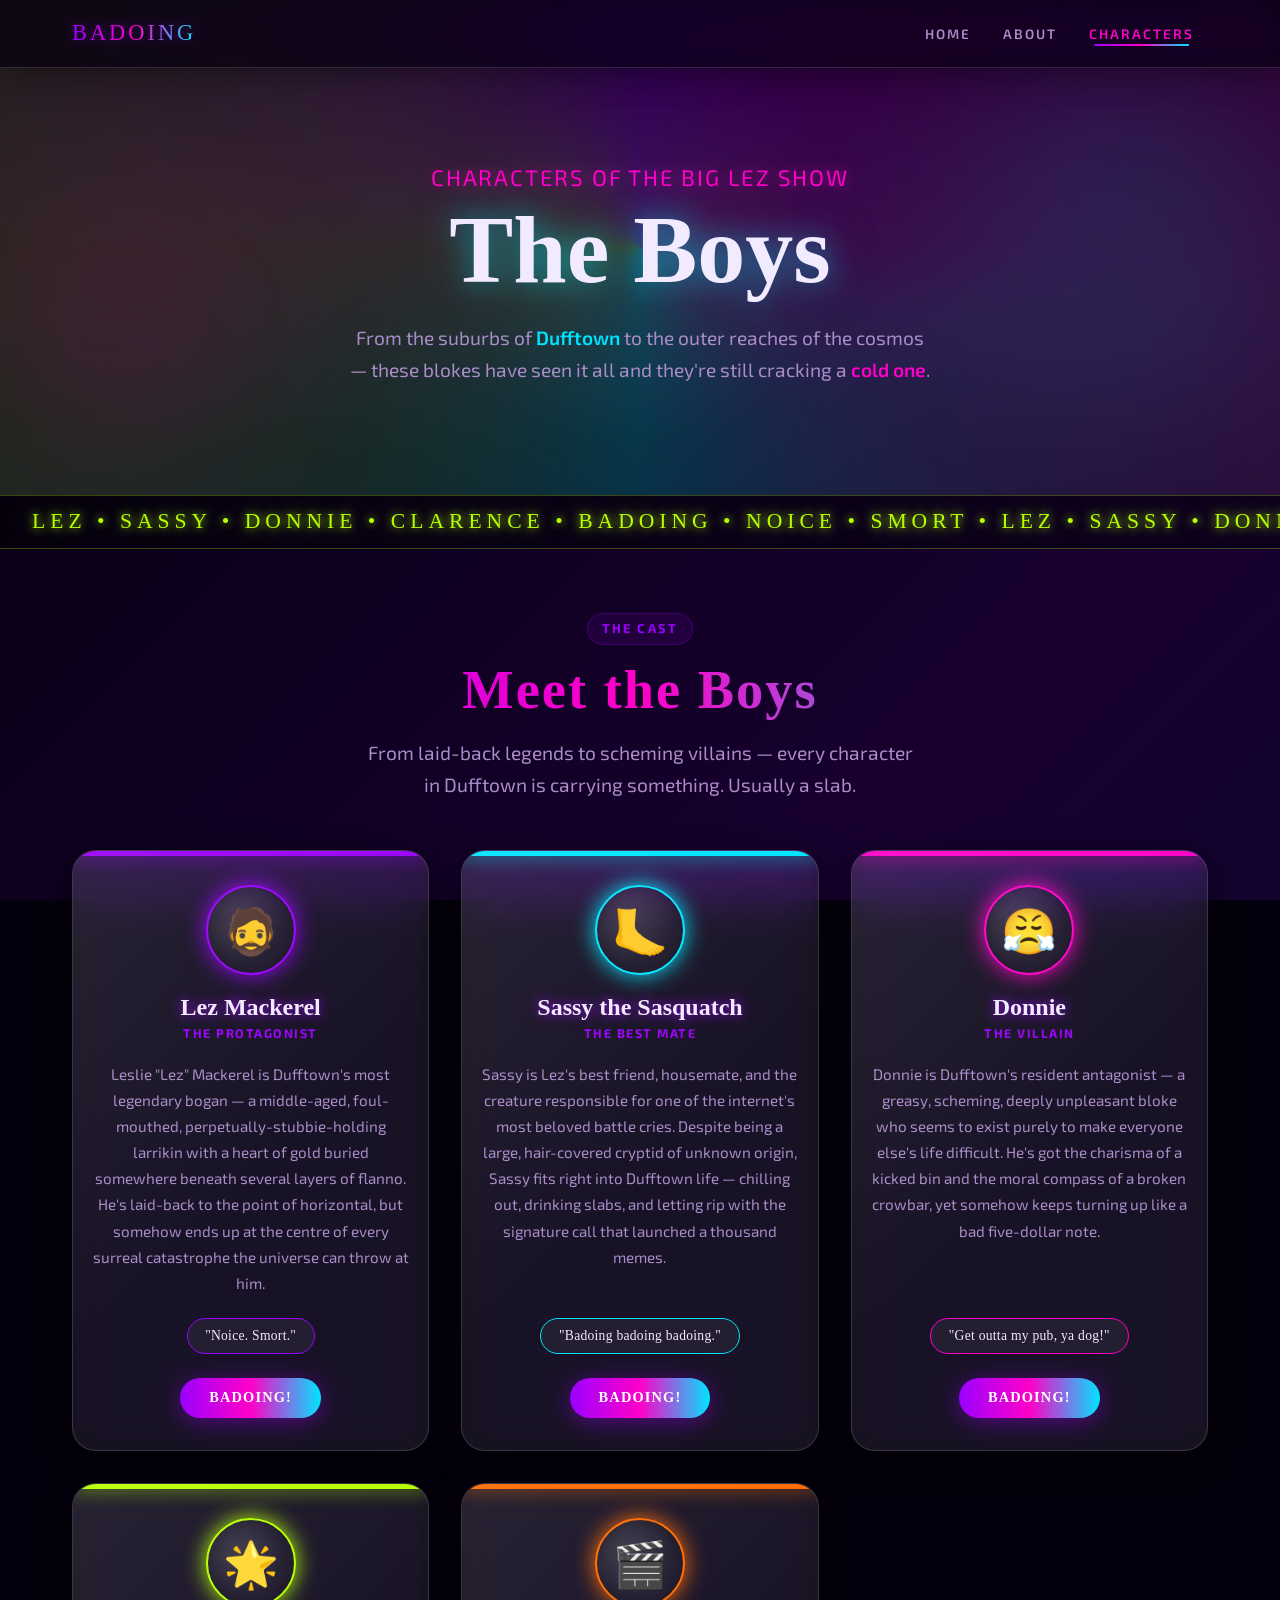
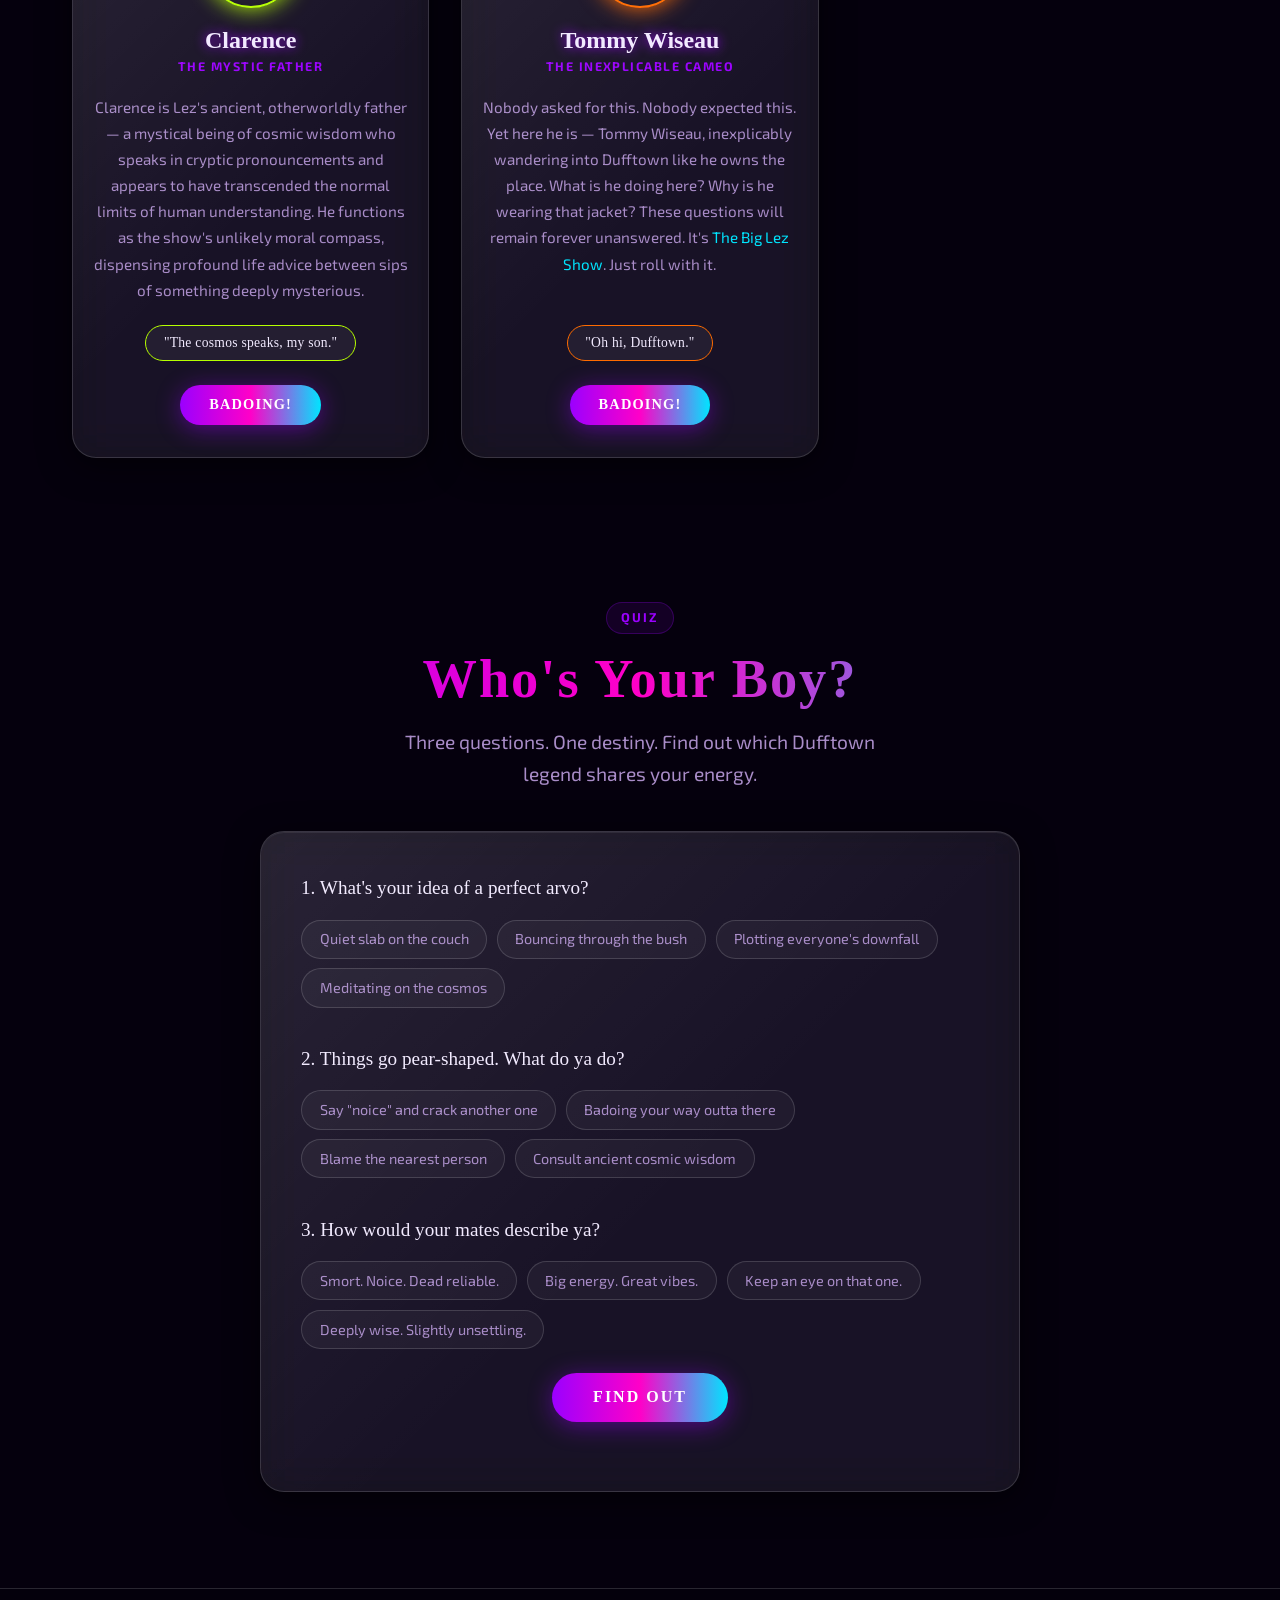
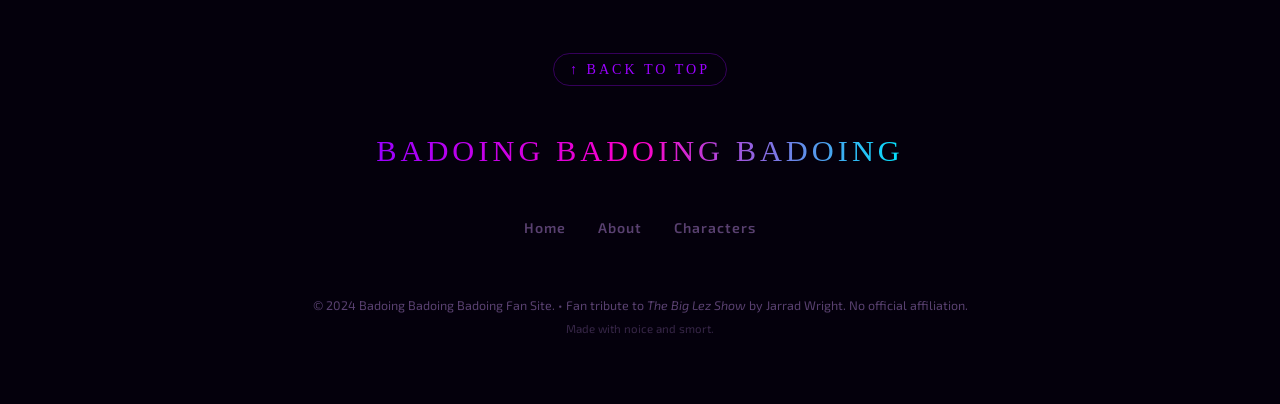
<file: badoing_site/characters.html>
<!DOCTYPE html>
<html lang="en">
<head>
  <meta charset="UTF-8" />
  <meta name="viewport" content="width=device-width, initial-scale=1.0" />
  <meta name="description" content="Meet the legendary characters of The Big Lez Show — Lez, Sassy the Sasquatch, Donnie, Clarence, and more." />
  <meta property="og:title"       content="The Boys — BADOING BADOING BADOING" />
  <meta property="og:description" content="Character profiles for The Big Lez Show's iconic cast." />
  <meta property="og:type"        content="website" />
  <title>The Boys — BADOING BADOING BADOING</title>
  <link rel="stylesheet" href="style.css" />
  <style>
    /* ── Characters hero ── */
    .chars-hero {
      min-height: 55vh;
      display: flex;
      align-items: center;
      justify-content: center;
      text-align: center;
      position: relative;
      overflow: hidden;
      padding: calc(var(--nav-h) + 3rem) 1.5rem 4rem;
    }
    .chars-hero-title {
      font-family: var(--font-display);
      font-size: clamp(2.8rem, 8vw, 6rem);
      color: var(--text-primary);
      text-shadow: 0 0 30px rgba(0,229,255,0.55), 0 0 70px rgba(0,229,255,0.22);
      line-height: 1.1;
      margin: 0 0 1.2rem;
      animation: fadeUp 0.7s var(--ease-out) 0.18s both;
    }
    .chars-hero-sub {
      font-family: var(--font-body);
      font-size: clamp(1.05rem, 2.5vw, 1.4rem);
      color: var(--color-magenta);
      letter-spacing: 0.08em;
      text-transform: uppercase;
      text-shadow: 0 0 14px rgba(255,0,200,0.5);
      animation: fadeUp 0.7s var(--ease-out) both;
    }

    /* ── Section label chip (page-local, mirrors about.html) ── */
    .section-label {
      display: inline-block;
      font-family: var(--font-body);
      font-size: 0.8rem;
      font-weight: 700;
      letter-spacing: 0.16em;
      text-transform: uppercase;
      color: var(--color-purple);
      background: rgba(155,0,255,0.1);
      border: 1px solid rgba(155,0,255,0.25);
      border-radius: var(--r-full);
      padding: 0.28rem 0.9rem;
      margin-bottom: 1rem;
    }

    /* ── Scale-in scroll-reveal variant ── */
    [data-animate="scale-in"] {
      opacity: 0;
      transform: scale(0.86) translateY(22px);
      transition: opacity 0.55s var(--ease-out), transform 0.55s var(--ease-out);
    }
    [data-animate="scale-in"].visible {
      opacity: 1;
      transform: scale(1) translateY(0);
      transition-delay: 0s; /* clear per-card stagger after reveal so hover is instant */
    }
    /* Restore glass-panel hover lift — needs higher specificity than .glass-panel:hover */
    [data-animate="scale-in"].visible:hover {
      transform: scale(1.01) translateY(-5px);
    }

    /* ── Character card grid ── */
    .char-grid {
      display: grid;
      grid-template-columns: repeat(auto-fill, minmax(280px, 1fr));
      gap: 2rem;
    }
    .char-card {
      display: flex;
      flex-direction: column;
      align-items: center;
      text-align: center;
      padding: 0 0 2rem;
      overflow: hidden;
    }
    .char-accent {
      width: 100%;
      height: 5px;
      background: var(--accent, var(--color-purple));
      box-shadow: 0 0 18px var(--accent, var(--color-purple));
      margin-bottom: 1.8rem;
      flex-shrink: 0;
    }
    .char-badge {
      width: 90px;
      height: 90px;
      border-radius: 50%;
      background: radial-gradient(circle at 35% 35%, rgba(255,255,255,0.12), transparent 60%),
                  rgba(255,255,255,0.04);
      border: 2.5px solid var(--accent, var(--color-purple));
      box-shadow: 0 0 22px var(--accent, var(--color-purple)),
                  inset 0 0 16px rgba(0,0,0,0.3);
      display: flex;
      align-items: center;
      justify-content: center;
      font-size: 2.8rem;
      margin-bottom: 1.2rem;
      transition: transform var(--t-spring), box-shadow var(--t-mid);
    }
    .char-card:hover .char-badge {
      transform: scale(1.1) rotate(-4deg);
      box-shadow: 0 0 42px var(--accent, var(--color-purple)),
                  inset 0 0 16px rgba(0,0,0,0.3);
    }
    .char-name {
      font-family: var(--font-display);
      font-size: 1.5rem;
      color: var(--text-primary);
      margin: 0 0 0.25rem;
      text-shadow: 0 0 12px var(--accent, var(--color-purple));
    }
    .char-role {
      font-family: var(--font-body);
      font-size: 0.78rem;
      font-weight: 700;
      letter-spacing: 0.12em;
      text-transform: uppercase;
      color: var(--accent, var(--color-purple));
      margin: 0 0 1rem;
    }
    .char-desc {
      font-family: var(--font-body);
      font-size: 0.95rem;
      color: var(--text-secondary);
      line-height: 1.72;
      padding: 0 1.2rem;
      margin: 0 0 1.4rem;
      flex: 1;
    }
    .catchphrase-pill {
      display: inline-block;
      font-family: var(--font-display);
      font-size: 0.85rem;
      padding: 0.35rem 1.1rem;
      border-radius: var(--r-full);
      background: rgba(255,255,255,0.05);
      border: 1.5px solid var(--accent, var(--color-purple));
      color: var(--text-primary);
      margin-bottom: 1.5rem;
      max-width: 90%;
      letter-spacing: 0.02em;
    }
    .badoing-btn {
      font-size: 0.9rem;
      padding: 0.5rem 1.8rem;
      letter-spacing: 0.08em;
    }

    /* ── Quiz section ── */
    .quiz-section { padding: 5rem 0 6rem; }
    .quiz-card {
      max-width: 760px;
      margin: 2.5rem auto 0;
      padding: 2.5rem;
    }
    @media (max-width: 600px) { .quiz-card { padding: 1.5rem 1.2rem; } }
    .quiz-question { margin-bottom: 2.2rem; }
    .quiz-q-text {
      font-family: var(--font-display);
      font-size: clamp(1rem, 2.5vw, 1.2rem);
      color: var(--text-primary);
      margin: 0 0 1rem;
    }
    .quiz-options {
      display: flex;
      flex-wrap: wrap;
      gap: 0.6rem;
    }
    .quiz-option { display: inline-flex; align-items: center; cursor: pointer; }
    .quiz-option input[type="radio"] {
      position: absolute;
      opacity: 0;
      width: 0;
      height: 0;
    }
    .quiz-option-label {
      display: inline-block;
      padding: 0.42rem 1.1rem;
      border-radius: var(--r-full);
      border: 1.5px solid var(--glass-border);
      background: rgba(255,255,255,0.04);
      color: var(--text-secondary);
      font-family: var(--font-body);
      font-size: 0.9rem;
      transition: border-color var(--t-fast), background var(--t-fast),
                  color var(--t-fast), box-shadow var(--t-fast), transform var(--t-spring);
      cursor: pointer;
      user-select: none;
    }
    .quiz-option:hover .quiz-option-label {
      border-color: var(--color-cyan);
      color: var(--text-primary);
      transform: translateY(-1px);
    }
    .quiz-option input[type="radio"]:checked + .quiz-option-label {
      border-color: var(--color-purple);
      background: rgba(155,0,255,0.18);
      color: var(--text-primary);
      box-shadow: 0 0 12px rgba(155,0,255,0.4);
      transform: translateY(-1px);
    }
    .quiz-option input[type="radio"]:focus-visible + .quiz-option-label {
      outline: 2px solid var(--color-cyan);
      outline-offset: 2px;
    }
    .quiz-submit-wrap { text-align: center; margin-top: 1.5rem; }
    .quiz-error {
      color: var(--color-magenta);
      font-size: 0.88rem;
      margin-top: 0.75rem;
      font-family: var(--font-body);
      min-height: 1.2em;
    }

    /* Result card */
    .quiz-result {
      max-width: 480px;
      margin: 2rem auto 0;
      padding: 2.5rem 2rem;
      text-align: center;
      display: none;
    }
    .quiz-result.visible {
      display: flex;
      flex-direction: column;
      align-items: center;
      animation: fadeUp 0.55s var(--ease-out) both;
    }
    .result-emoji {
      font-size: 4.2rem;
      line-height: 1;
      margin-bottom: 0.9rem;
    }
    .result-accent-bar {
      height: 3px;
      width: 64px;
      border-radius: var(--r-full);
      margin: 0 auto 1.1rem;
    }
    .result-name {
      font-family: var(--font-display);
      font-size: clamp(1.5rem, 4vw, 1.9rem);
      color: var(--text-primary);
      margin: 0 0 0.4rem;
    }
    .result-msg {
      color: var(--text-secondary);
      font-size: 0.98rem;
      line-height: 1.72;
      margin: 0 0 1.5rem;
    }
  </style>
</head>
<body>

  <canvas id="particles" aria-hidden="true"></canvas>

  <nav class="site-nav" aria-label="Main navigation">
    <div class="nav-inner">
      <a href="index.html" class="nav-logo badoing-trigger" aria-label="Home">BADOING</a>
      <ul class="nav-links" role="list">
        <li><a href="index.html">Home</a></li>
        <li><a href="about.html">About</a></li>
        <li><a href="characters.html">Characters</a></li>
      </ul>
      <button class="nav-hamburger nav-toggle" aria-label="Open menu" aria-haspopup="true" type="button">
        <span></span><span></span><span></span>
      </button>
    </div>
  </nav>

  <nav class="nav-mobile nav-links-mobile nav-menu" aria-label="Mobile navigation">
    <a href="index.html">Home</a>
    <a href="about.html">About</a>
    <a href="characters.html">Characters</a>
  </nav>

  <main>

    <!-- ══════════════════════ HERO ══════════════════════ -->
    <section class="chars-hero gradient-bg" id="top" aria-label="Characters of The Big Lez Show">
      <div aria-hidden="true" style="position:absolute;inset:0;z-index:0;pointer-events:none;overflow:hidden;">
        <div style="position:absolute;width:500px;height:500px;background:radial-gradient(circle,rgba(0,229,255,0.14) 0%,transparent 70%);top:-60px;right:-100px;filter:blur(80px);"></div>
        <div style="position:absolute;width:400px;height:400px;background:radial-gradient(circle,rgba(255,0,200,0.15) 0%,transparent 70%);bottom:-50px;left:-80px;filter:blur(70px);"></div>
        <div style="position:absolute;width:340px;height:340px;background:radial-gradient(circle,rgba(182,255,0,0.1) 0%,transparent 70%);top:50%;left:50%;transform:translate(-50%,-50%);filter:blur(60px);"></div>
      </div>
      <div style="position:relative;z-index:1;">
        <p class="chars-hero-sub">Characters of The Big Lez Show</p>
        <h1 class="chars-hero-title">The Boys</h1>
        <p class="subtitle" style="max-width:580px;margin:0 auto;animation:fadeUp 0.7s var(--ease-out) 0.45s both;">
          From the suburbs of <em style="color:var(--color-cyan);font-style:normal;font-weight:600;">Dufftown</em>
          to the outer reaches of the cosmos — these blokes have seen it all
          and they're still cracking a <strong style="color:var(--color-magenta);font-weight:600;">cold one</strong>.
        </p>
      </div>
    </section>

    <div class="marquee-wrap" aria-hidden="true">
      <div class="marquee-track">
        <span class="marquee-text">LEZ&nbsp;&bull;&nbsp;SASSY&nbsp;&bull;&nbsp;DONNIE&nbsp;&bull;&nbsp;CLARENCE&nbsp;&bull;&nbsp;BADOING&nbsp;&bull;&nbsp;NOICE&nbsp;&bull;&nbsp;SMORT&nbsp;&bull;&nbsp;LEZ&nbsp;&bull;&nbsp;SASSY&nbsp;&bull;&nbsp;DONNIE&nbsp;&bull;&nbsp;CLARENCE&nbsp;&bull;&nbsp;BADOING&nbsp;&bull;&nbsp;NOICE&nbsp;&bull;&nbsp;SMORT&nbsp;&bull;&nbsp;</span>
        <span class="marquee-text">LEZ&nbsp;&bull;&nbsp;SASSY&nbsp;&bull;&nbsp;DONNIE&nbsp;&bull;&nbsp;CLARENCE&nbsp;&bull;&nbsp;BADOING&nbsp;&bull;&nbsp;NOICE&nbsp;&bull;&nbsp;SMORT&nbsp;&bull;&nbsp;LEZ&nbsp;&bull;&nbsp;SASSY&nbsp;&bull;&nbsp;DONNIE&nbsp;&bull;&nbsp;CLARENCE&nbsp;&bull;&nbsp;BADOING&nbsp;&bull;&nbsp;NOICE&nbsp;&bull;&nbsp;SMORT&nbsp;&bull;&nbsp;</span>
      </div>
    </div>

    <!-- ══════════════════════ CHARACTER GRID ══════════════════════ -->
    <section class="section" aria-labelledby="chars-heading">
      <div class="container">
        <div class="text-center" style="margin-bottom:3rem;">
          <span class="section-label animate-in">The Cast</span>
          <h2 class="section-title animate-in delay-1" id="chars-heading">Meet the Boys</h2>
          <p class="subtitle animate-in delay-2" style="max-width:560px;margin:0 auto;">
            From laid-back legends to scheming villains — every character in Dufftown is carrying something.
            Usually a slab.
          </p>
        </div>

        <div class="char-grid">

          <!-- Lez Mackerel -->
          <article class="char-card glass-panel" data-animate="scale-in" style="transition-delay:0s;">
            <div class="char-accent" style="--accent: #9b00ff;"></div>
            <div class="char-badge" style="--accent: #9b00ff;" aria-hidden="true">🧔</div>
            <h3 class="char-name">Lez Mackerel</h3>
            <p class="char-role">The Protagonist</p>
            <p class="char-desc">
              Leslie "Lez" Mackerel is Dufftown's most legendary bogan — a middle-aged, foul-mouthed,
              perpetually-stubbie-holding larrikin with a heart of gold buried somewhere beneath
              several layers of flanno. He's laid-back to the point of horizontal, but somehow ends
              up at the centre of every surreal catastrophe the universe can throw at him.
            </p>
            <span class="catchphrase-pill" style="--accent: #9b00ff; border-color: #9b00ff;">"Noice. Smort."</span>
            <button class="badoing-btn btn btn-primary badoing-trigger" type="button">Badoing!</button>
          </article>

          <!-- Sassy the Sasquatch -->
          <article class="char-card glass-panel" data-animate="scale-in" style="transition-delay:0.08s;">
            <div class="char-accent" style="--accent: #00e5ff;"></div>
            <div class="char-badge" style="--accent: #00e5ff;" aria-hidden="true">🦶</div>
            <h3 class="char-name">Sassy the Sasquatch</h3>
            <p class="char-role">The Best Mate</p>
            <p class="char-desc">
              Sassy is Lez's best friend, housemate, and the creature responsible for one of the
              internet's most beloved battle cries. Despite being a large, hair-covered cryptid of
              unknown origin, Sassy fits right into Dufftown life — chilling out, drinking slabs,
              and letting rip with the signature call that launched a thousand memes.
            </p>
            <span class="catchphrase-pill" style="--accent: #00e5ff; border-color: #00e5ff;">"Badoing badoing badoing."</span>
            <button class="badoing-btn btn btn-primary badoing-trigger" type="button">Badoing!</button>
          </article>

          <!-- Donnie -->
          <article class="char-card glass-panel" data-animate="scale-in" style="transition-delay:0.16s;">
            <div class="char-accent" style="--accent: #ff00c8;"></div>
            <div class="char-badge" style="--accent: #ff00c8;" aria-hidden="true">😤</div>
            <h3 class="char-name">Donnie</h3>
            <p class="char-role">The Villain</p>
            <p class="char-desc">
              Donnie is Dufftown's resident antagonist — a greasy, scheming, deeply unpleasant bloke
              who seems to exist purely to make everyone else's life difficult. He's got the charisma
              of a kicked bin and the moral compass of a broken crowbar, yet somehow keeps turning up
              like a bad five-dollar note.
            </p>
            <span class="catchphrase-pill" style="--accent: #ff00c8; border-color: #ff00c8;">"Get outta my pub, ya dog!"</span>
            <button class="badoing-btn btn btn-primary badoing-trigger" type="button">Badoing!</button>
          </article>

          <!-- Clarence -->
          <article class="char-card glass-panel" data-animate="scale-in" style="transition-delay:0.24s;">
            <div class="char-accent" style="--accent: #b6ff00;"></div>
            <div class="char-badge" style="--accent: #b6ff00;" aria-hidden="true">🌟</div>
            <h3 class="char-name">Clarence</h3>
            <p class="char-role">The Mystic Father</p>
            <p class="char-desc">
              Clarence is Lez's ancient, otherworldly father — a mystical being of cosmic wisdom who
              speaks in cryptic pronouncements and appears to have transcended the normal limits of
              human understanding. He functions as the show's unlikely moral compass, dispensing
              profound life advice between sips of something deeply mysterious.
            </p>
            <span class="catchphrase-pill" style="--accent: #b6ff00; border-color: #b6ff00;">"The cosmos speaks, my son."</span>
            <button class="badoing-btn btn btn-primary badoing-trigger" type="button">Badoing!</button>
          </article>

          <!-- Tommy Wiseau (joke entry) -->
          <article class="char-card glass-panel" data-animate="scale-in" style="transition-delay:0.32s;">
            <div class="char-accent" style="--accent: #ff6b00;"></div>
            <div class="char-badge" style="--accent: #ff6b00;" aria-hidden="true">🎬</div>
            <h3 class="char-name">Tommy Wiseau</h3>
            <p class="char-role">The Inexplicable Cameo</p>
            <p class="char-desc">
              Nobody asked for this. Nobody expected this. Yet here he is — Tommy Wiseau,
              inexplicably wandering into Dufftown like he owns the place. What is he doing here?
              Why is he wearing that jacket? These questions will remain forever unanswered.
              It's <em style="color:var(--color-cyan);font-style:normal;">The Big Lez Show</em>.
              Just roll with it.
            </p>
            <span class="catchphrase-pill" style="--accent: #ff6b00; border-color: #ff6b00;">"Oh hi, Dufftown."</span>
            <button class="badoing-btn btn btn-primary badoing-trigger" type="button">Badoing!</button>
          </article>

        </div>
      </div>
    </section>

    <!-- ══════════════════════ QUIZ ══════════════════════ -->
    <section class="quiz-section" aria-labelledby="quiz-heading">
      <div class="container">
        <div class="text-center" style="margin-bottom:0;">
          <span class="section-label animate-in">Quiz</span>
          <h2 class="section-title animate-in delay-1" id="quiz-heading">Who's Your Boy?</h2>
          <p class="subtitle animate-in delay-2" style="max-width:500px;margin:0 auto;">
            Three questions. One destiny. Find out which Dufftown legend shares your energy.
          </p>
        </div>

        <div class="quiz-card glass-panel animate-in delay-3">
          <form id="quiz-form" novalidate>

            <!-- Question 1 -->
            <div class="quiz-question">
              <p class="quiz-q-text" id="q1-label">1. What's your idea of a perfect arvo?</p>
              <div class="quiz-options" role="radiogroup" aria-labelledby="q1-label">
                <label class="quiz-option">
                  <input type="radio" name="q1" value="lez" />
                  <span class="quiz-option-label">Quiet slab on the couch</span>
                </label>
                <label class="quiz-option">
                  <input type="radio" name="q1" value="sassy" />
                  <span class="quiz-option-label">Bouncing through the bush</span>
                </label>
                <label class="quiz-option">
                  <input type="radio" name="q1" value="donnie" />
                  <span class="quiz-option-label">Plotting everyone's downfall</span>
                </label>
                <label class="quiz-option">
                  <input type="radio" name="q1" value="clarence" />
                  <span class="quiz-option-label">Meditating on the cosmos</span>
                </label>
              </div>
            </div>

            <!-- Question 2 -->
            <div class="quiz-question">
              <p class="quiz-q-text" id="q2-label">2. Things go pear-shaped. What do ya do?</p>
              <div class="quiz-options" role="radiogroup" aria-labelledby="q2-label">
                <label class="quiz-option">
                  <input type="radio" name="q2" value="lez" />
                  <span class="quiz-option-label">Say "noice" and crack another one</span>
                </label>
                <label class="quiz-option">
                  <input type="radio" name="q2" value="sassy" />
                  <span class="quiz-option-label">Badoing your way outta there</span>
                </label>
                <label class="quiz-option">
                  <input type="radio" name="q2" value="donnie" />
                  <span class="quiz-option-label">Blame the nearest person</span>
                </label>
                <label class="quiz-option">
                  <input type="radio" name="q2" value="clarence" />
                  <span class="quiz-option-label">Consult ancient cosmic wisdom</span>
                </label>
              </div>
            </div>

            <!-- Question 3 -->
            <div class="quiz-question" style="margin-bottom:0;">
              <p class="quiz-q-text" id="q3-label">3. How would your mates describe ya?</p>
              <div class="quiz-options" role="radiogroup" aria-labelledby="q3-label">
                <label class="quiz-option">
                  <input type="radio" name="q3" value="lez" />
                  <span class="quiz-option-label">Smort. Noice. Dead reliable.</span>
                </label>
                <label class="quiz-option">
                  <input type="radio" name="q3" value="sassy" />
                  <span class="quiz-option-label">Big energy. Great vibes.</span>
                </label>
                <label class="quiz-option">
                  <input type="radio" name="q3" value="donnie" />
                  <span class="quiz-option-label">Keep an eye on that one.</span>
                </label>
                <label class="quiz-option">
                  <input type="radio" name="q3" value="clarence" />
                  <span class="quiz-option-label">Deeply wise. Slightly unsettling.</span>
                </label>
              </div>
            </div>

            <div class="quiz-submit-wrap">
              <button type="submit" class="btn btn-primary" style="font-size:1rem;padding:0.7rem 2.6rem;">
                Find Out
              </button>
              <p class="quiz-error" id="quiz-error" role="alert" aria-live="polite"></p>
            </div>
          </form>
        </div>

        <!-- Result card — hidden until quiz submitted -->
        <div class="quiz-result glass-panel" id="quiz-result" aria-live="polite" aria-atomic="true">
          <div class="result-emoji" id="result-emoji" aria-hidden="true">🧔</div>
          <div class="result-accent-bar" id="result-accent-bar" style="background:#9b00ff;box-shadow:0 0 14px #9b00ff;"></div>
          <h3 class="result-name" id="result-name">Lez Mackerel</h3>
          <p class="result-msg" id="result-msg"></p>
          <button class="btn btn-ghost badoing-trigger" type="button" id="quiz-retry">
            Try Again
          </button>
        </div>

      </div>
    </section>

  </main>

  <footer class="site-footer" role="contentinfo">
    <div style="max-width:1200px;margin:0 auto;display:flex;flex-direction:column;align-items:center;gap:1.5rem;">
      <a href="#top" class="back-to-top" aria-label="Back to top">&uarr; Back to Top</a>
      <div class="footer-logo badoing-trigger" aria-label="Badoing Badoing Badoing">BADOING BADOING BADOING</div>
      <nav class="footer-links" aria-label="Footer navigation">
        <a href="index.html">Home</a>
        <a href="about.html">About</a>
        <a href="characters.html">Characters</a>
      </nav>
      <p class="footer-copy">
        &copy; 2024 Badoing Badoing Badoing Fan Site.
        <span aria-hidden="true"> &bull; </span>
        Fan tribute to <em>The Big Lez Show</em> by Jarrad Wright. No official affiliation.
        <br>
        <span style="font-size:0.72rem;opacity:0.6;">Made with noice and smort.</span>
      </p>
    </div>
  </footer>

  <script src="main.js"></script>
  <script>
    (function () {
      var RESULTS = {
        lez: {
          emoji:  '🧔',
          name:   'Lez Mackerel',
          accent: '#9b00ff',
          msg:    "Ya bloody beauty! You're Lez Mackerel — Dufftown's most laid-back legend. Grab a slab, crack a \"noice\", and enjoy the ride. You're smort and you know it."
        },
        sassy: {
          emoji:  '🦶',
          name:   'Sassy the Sasquatch',
          accent: '#00e5ff',
          msg:    "BADOING BADOING BADOING! You're Sassy — loveable, loud, and the best mate anyone could ask for in the outback. Your battle cry echoes across the cosmos."
        },
        donnie: {
          emoji:  '😤',
          name:   'Donnie',
          accent: '#ff00c8',
          msg:    "Crikey. You've got Donnie energy — cunning, shifty, and probably already banned from the local pub. Try not to scheme too hard today, ya dog."
        },
        clarence: {
          emoji:  '🌟',
          name:   'Clarence',
          accent: '#b6ff00',
          msg:    "The cosmos has spoken — you are Clarence, ancient and mystical. Your wisdom flows like a slow, lukewarm river. Enlightening, mate. Deeply enlightening."
        },
        tommy: {
          emoji:  '🎬',
          name:   'Tommy Wiseau',
          accent: '#ff6b00',
          msg:    "Oh hi, Dufftown! Against all odds you got Tommy Wiseau — the greatest accidental cameo in Australian internet history. Nobody saw it coming. Neither did you."
        }
      };

      var form     = document.getElementById('quiz-form');
      var resultEl = document.getElementById('quiz-result');
      var errEl    = document.getElementById('quiz-error');
      var retryBtn = document.getElementById('quiz-retry');

      function getAnswer(name) {
        var el = form.querySelector('input[name="' + name + '"]:checked');
        return el ? el.value : null;
      }

      form.addEventListener('submit', function (e) {
        e.preventDefault();

        var a1 = getAnswer('q1');
        var a2 = getAnswer('q2');
        var a3 = getAnswer('q3');

        if (!a1 || !a2 || !a3) {
          errEl.textContent = 'Answer all three questions first, ya dog.';
          return;
        }
        errEl.textContent = '';

        /* Tally votes per character */
        var tally = { lez: 0, sassy: 0, donnie: 0, clarence: 0 };
        [a1, a2, a3].forEach(function (v) { tally[v]++; });

        /* Find winner; perfect three-way tie → Tommy Wiseau Easter egg */
        var winner = null;
        var top    = 0;
        var isTie  = false;
        Object.keys(tally).forEach(function (k) {
          if (tally[k] > top)          { winner = k; top = tally[k]; isTie = false; }
          else if (tally[k] === top)   { isTie = true; }
        });
        if (isTie && top === 1) { winner = 'tommy'; }

        var r = RESULTS[winner];
        document.getElementById('result-emoji').textContent = r.emoji;
        document.getElementById('result-name').textContent  = r.name;
        document.getElementById('result-msg').textContent   = r.msg;
        var bar = document.getElementById('result-accent-bar');
        bar.style.background = r.accent;
        bar.style.boxShadow  = '0 0 14px ' + r.accent;

        /* Show with animation */
        resultEl.style.display = 'flex';
        resultEl.classList.remove('visible');
        void resultEl.offsetWidth; /* force reflow to restart animation */
        resultEl.classList.add('visible');
        resultEl.scrollIntoView({ behavior: 'smooth', block: 'center' });
      });

      retryBtn.addEventListener('click', function () {
        resultEl.classList.remove('visible');
        resultEl.style.display = 'none';
        form.reset();
        errEl.textContent = '';
        form.scrollIntoView({ behavior: 'smooth', block: 'start' });
      });
    }());
  </script>

</body>
</html>
</file>
<file: badoing_site/style.css>
@import url('https://fonts.googleapis.com/css2?family=Permanent+Marker&family=Exo+2:ital,wght@0,300;0,400;0,500;0,600;0,700;1,400&display=swap');

/* ============================================================
   CUSTOM PROPERTIES
   ============================================================ */

:root {
  /* Gradient stop palette */
  --color-purple:    #9b00ff;
  --color-magenta:   #ff00c8;
  --color-cyan:      #00e5ff;
  --color-lime:      #b6ff00;
  --color-pink:      #ff0090;
  --color-orange:    #ff6a00;
  --color-yellow:    #ffe600;

  /* Glassmorphism surfaces */
  --glass-bg-light:  rgba(255, 255, 255, 0.07);
  --glass-bg-mid:    rgba(255, 255, 255, 0.12);
  --glass-bg-dark:   rgba(0, 0, 0, 0.45);
  --glass-border:    rgba(255, 255, 255, 0.15);
  --glass-border-hi: rgba(255, 255, 255, 0.30);
  --glass-blur:      20px;
  --glass-saturate:  180%;

  /* Background depths */
  --bg-void:    #05000d;
  --bg-deep:    #0c001e;
  --bg-surface: #120028;

  /* Text */
  --text-primary:   #f2eaff;
  --text-secondary: #a98cc8;
  --text-muted:     #594070;

  /* Fonts */
  --font-display: 'Permanent Marker', cursive;
  --font-body:    'Exo 2', system-ui, sans-serif;

  /* Border radii */
  --r-xs:   4px;
  --r-sm:   8px;
  --r-md:   16px;
  --r-lg:   24px;
  --r-xl:   40px;
  --r-full: 9999px;

  /* Spacing */
  --sp-xs:  0.25rem;
  --sp-sm:  0.5rem;
  --sp-md:  1rem;
  --sp-lg:  2rem;
  --sp-xl:  4rem;
  --sp-2xl: 8rem;

  /* Box shadow layers */
  --shadow-sm:   0 2px 8px rgba(0, 0, 0, 0.40);
  --shadow-md:   0 8px 32px rgba(0, 0, 0, 0.55), inset 0 1px 0 rgba(255, 255, 255, 0.07);
  --shadow-lg:   0 20px 60px rgba(0, 0, 0, 0.65), 0 0 40px rgba(155, 0, 255, 0.18), inset 0 1px 0 rgba(255, 255, 255, 0.10);
  --shadow-lift: 0 28px 70px rgba(0, 0, 0, 0.70), 0 0 55px rgba(155, 0, 255, 0.28), inset 0 1px 0 rgba(255, 255, 255, 0.12);

  /* Glow shadows */
  --glow-purple:  0 0 18px rgba(155, 0, 255, 0.55),  0 0 45px rgba(155, 0, 255, 0.22);
  --glow-magenta: 0 0 18px rgba(255, 0, 200, 0.55),  0 0 45px rgba(255, 0, 200, 0.22);
  --glow-cyan:    0 0 18px rgba(0, 229, 255, 0.55),   0 0 45px rgba(0, 229, 255, 0.22);
  --glow-lime:    0 0 18px rgba(182, 255, 0, 0.55),   0 0 45px rgba(182, 255, 0, 0.22);

  /* Gradients */
  --grad-brand: linear-gradient(90deg, var(--color-purple), var(--color-magenta), var(--color-cyan));
  --grad-warm:  linear-gradient(90deg, var(--color-orange), var(--color-magenta), var(--color-purple));
  --grad-cool:  linear-gradient(90deg, var(--color-cyan), var(--color-purple), var(--color-lime));
  --grad-card:  linear-gradient(145deg, rgba(155, 0, 255, 0.10), rgba(0, 229, 255, 0.05));

  /* Transitions */
  --ease-out:    cubic-bezier(0.22, 1, 0.36, 1);
  --ease-spring: cubic-bezier(0.34, 1.56, 0.64, 1);
  --t-fast:      150ms var(--ease-out);
  --t-mid:       300ms var(--ease-out);
  --t-spring:    450ms var(--ease-spring);

  /* Z-index scale */
  --z-below:   -1;
  --z-base:     0;
  --z-raised:  10;
  --z-overlay: 100;
  --z-nav:     900;
  --z-drawer:  800;
  --z-modal:   1000;

  /* Nav */
  --nav-h: 68px;

  /* Legacy aliases — used by index.html inline styles */
  --neon-purple: var(--color-purple);
  --neon-pink:   var(--color-magenta);
  --neon-blue:   var(--color-cyan);
  --neon-green:  var(--color-lime);
  --neon-yellow: var(--color-yellow);
  --neon-orange: var(--color-orange);
}

/* ============================================================
   PARTICLE CANVAS
   ============================================================ */

#particles {
  position: fixed;
  inset: 0;
  width: 100%;
  height: 100%;
  z-index: var(--z-below);
  pointer-events: none;
}

/* ============================================================
   RESET & BASE
   ============================================================ */

*, *::before, *::after {
  box-sizing: border-box;
  margin: 0;
  padding: 0;
}

html {
  font-size: 16px;
  scroll-behavior: smooth;
  -webkit-font-smoothing: antialiased;
  -moz-osx-font-smoothing: grayscale;
}

body {
  font-family: var(--font-body);
  font-weight: 400;
  color: var(--text-primary);
  background-color: var(--bg-void);
  min-height: 100vh;
  overflow-x: hidden;
  line-height: 1.65;
}

/* Animated ambient background */
body::before {
  content: '';
  position: fixed;
  inset: 0;
  background: linear-gradient(135deg, #05000d, #180030, #000e26, #001200, #180030, #05000d);
  background-size: 400% 400%;
  animation: bgShift 22s ease infinite;
  z-index: var(--z-below);
  pointer-events: none;
}

img { max-width: 100%; display: block; }
a   { color: inherit; text-decoration: none; }
ul  { list-style: none; }
button { cursor: pointer; border: none; background: none; font: inherit; color: inherit; }

:focus-visible {
  outline: 2px solid var(--color-purple);
  outline-offset: 3px;
  border-radius: var(--r-xs);
}

:target { scroll-margin-top: calc(var(--nav-h) + 16px); }

/* ============================================================
   TYPOGRAPHY
   ============================================================ */

h1, h2, h3, h4, h5, h6 {
  font-family: var(--font-display);
  line-height: 1.1;
  color: var(--text-primary);
}

.display-title {
  font-family: var(--font-display);
  font-size: clamp(3rem, 12vw, 10rem);
  letter-spacing: 4px;
  line-height: 0.95;
}

.display-title .word   { display: inline-block; animation: fadeUp 0.65s var(--ease-out) both; }
.display-title .word-1 { color: var(--color-purple);  animation-delay: 0.10s; }
.display-title .word-2 { color: var(--color-magenta); animation-delay: 0.25s; }
.display-title .word-3 { color: var(--color-cyan);    animation-delay: 0.40s; }

.page-title {
  font-family: var(--font-display);
  font-size: clamp(2.5rem, 7vw, 6rem);
  letter-spacing: 3px;
  animation: fadeUp 0.6s var(--ease-out) both;
}

.section-title {
  font-family: var(--font-display);
  font-size: clamp(1.8rem, 4.5vw, 3.4rem);
  letter-spacing: 2px;
  background: var(--grad-brand);
  -webkit-background-clip: text;
  -webkit-text-fill-color: transparent;
  background-clip: text;
  margin-bottom: var(--sp-md);
}

.card-title {
  font-family: var(--font-display);
  font-size: 1.75rem;
  letter-spacing: 1px;
  margin-bottom: var(--sp-sm);
}

.subtitle {
  font-size: clamp(1rem, 2.4vw, 1.2rem);
  color: var(--text-secondary);
  max-width: 640px;
  margin-inline: auto;
  line-height: 1.7;
  font-weight: 400;
}

/* Color helpers */
.c-purple  { color: var(--color-purple);  }
.c-magenta { color: var(--color-magenta); }
.c-cyan    { color: var(--color-cyan);    }
.c-lime    { color: var(--color-lime);    }
.c-muted   { color: var(--text-secondary); }

/* Gradient text */
.gradient-text {
  background: var(--grad-brand);
  -webkit-background-clip: text;
  -webkit-text-fill-color: transparent;
  background-clip: text;
}

/* Section label chip */
.section-tag {
  display: inline-block;
  font-family: var(--font-display);
  font-size: 0.75rem;
  letter-spacing: 3px;
  text-transform: uppercase;
  color: var(--color-purple);
  background: rgba(155, 0, 255, 0.10);
  border: 1px solid rgba(155, 0, 255, 0.35);
  border-radius: var(--r-full);
  padding: 3px 14px;
  margin-bottom: var(--sp-md);
}

/* ============================================================
   NEON TEXT
   ============================================================ */

.neon-text {
  animation: neonGlow 2.8s ease-in-out infinite;
}

.neon-text-purple  { color: var(--color-purple);  animation: neonGlow 2.8s ease-in-out infinite 0.0s; }
.neon-text-magenta { color: var(--color-magenta); animation: neonGlow 2.8s ease-in-out infinite 0.3s; }
.neon-text-cyan    { color: var(--color-cyan);    animation: neonGlow 2.8s ease-in-out infinite 0.6s; }
.neon-text-lime    { color: var(--color-lime);    animation: neonGlow 2.8s ease-in-out infinite 0.9s; }

/* Static glow text shadows */
.glow-purple  { text-shadow: 0 0 10px var(--color-purple),  0 0 30px rgba(155, 0, 255, 0.50); }
.glow-magenta { text-shadow: 0 0 10px var(--color-magenta), 0 0 30px rgba(255, 0, 200, 0.50); }
.glow-cyan    { text-shadow: 0 0 10px var(--color-cyan),    0 0 30px rgba(0, 229, 255, 0.50); }
.glow-lime    { text-shadow: 0 0 10px var(--color-lime),    0 0 30px rgba(182, 255, 0, 0.50); }

/* ============================================================
   GLASS PANEL
   ============================================================ */

.glass-panel {
  background: var(--glass-bg-light);
  border: 1px solid var(--glass-border);
  border-radius: var(--r-lg);
  backdrop-filter: blur(var(--glass-blur)) saturate(var(--glass-saturate));
  -webkit-backdrop-filter: blur(var(--glass-blur)) saturate(var(--glass-saturate));
  box-shadow: var(--shadow-md);
  padding: var(--sp-lg);
  position: relative;
  overflow: hidden;
  transition: transform var(--t-mid), box-shadow var(--t-mid), border-color var(--t-mid);
}

/* Inner highlight shine */
.glass-panel::before {
  content: '';
  position: absolute;
  inset: 0;
  background: linear-gradient(135deg, rgba(255, 255, 255, 0.07) 0%, transparent 55%);
  pointer-events: none;
  border-radius: inherit;
}

.glass-panel:hover {
  transform: translateY(-6px);
  box-shadow: var(--shadow-lift);
  border-color: rgba(155, 0, 255, 0.35);
}

.glass-panel--dark        { background: rgba(5, 0, 13, 0.60); }
.glass-panel--glow-cycle  { animation: borderGlow 4.5s linear infinite; }
.glass-panel--no-lift:hover { transform: none; box-shadow: var(--shadow-md); }

/* ============================================================
   GRADIENT BACKGROUND
   ============================================================ */

.gradient-bg {
  position: relative;
  background:
    conic-gradient(
      from 0deg at 50% 50%,
      rgba(155,  0, 255, 0.40) 0deg,
      rgba(255,  0, 200, 0.30) 90deg,
      rgba(  0, 229, 255, 0.35) 180deg,
      rgba(182, 255,   0, 0.25) 270deg,
      rgba(155,  0, 255, 0.40) 360deg
    ),
    radial-gradient(ellipse at 30% 40%, rgba(155, 0, 255, 0.28) 0%, transparent 60%),
    radial-gradient(ellipse at 75% 65%, rgba(0, 229, 255, 0.22) 0%, transparent 55%),
    var(--bg-deep);
  background-size: 100% 100%, 100% 100%, 100% 100%, 100% 100%;
  animation: conicRotate 28s linear infinite;
}

/* Fallback overlay to keep content readable */
.gradient-bg::before {
  content: '';
  position: absolute;
  inset: 0;
  background: rgba(5, 0, 13, 0.42);
  pointer-events: none;
  border-radius: inherit;
  z-index: 0;
}

.gradient-bg > * { position: relative; z-index: 1; }

/* ============================================================
   BUTTONS
   ============================================================ */

.btn {
  display: inline-flex;
  align-items: center;
  justify-content: center;
  gap: var(--sp-sm);
  font-family: var(--font-display);
  font-size: 1.1rem;
  letter-spacing: 2px;
  text-transform: uppercase;
  padding: 0.75rem 2.2rem;
  border-radius: var(--r-full);
  position: relative;
  overflow: hidden;
  transition: transform var(--t-spring), box-shadow var(--t-mid);
  white-space: nowrap;
  border: none;
}

/* Shimmer sweep on hover */
.btn::before {
  content: '';
  position: absolute;
  inset: 0;
  background: rgba(255, 255, 255, 0.18);
  transform: translateX(-115%) skewX(-14deg);
  pointer-events: none;
  transition: transform 0s;
}
.btn:hover::before { animation: shimmer 0.45s ease forwards; }
.btn:active        { transform: scale(0.96) !important; }

/* Primary — gradient fill with pulsing glow */
.btn-primary {
  background: var(--grad-brand);
  color: #fff;
  font-weight: 700;
  box-shadow: 0 4px 24px rgba(155, 0, 255, 0.45);
  animation: glowPulse 3.2s ease-in-out infinite;
}
.btn-primary:hover {
  transform: scale(1.07) translateY(-3px);
  box-shadow: 0 10px 44px rgba(155, 0, 255, 0.70), 0 0 60px rgba(0, 229, 255, 0.22);
  animation: none;
}

/* Secondary — outlined with fill on hover */
.btn-secondary {
  background: transparent;
  color: var(--color-cyan);
  border: 2px solid var(--color-cyan);
  box-shadow: 0 0 14px rgba(0, 229, 255, 0.25), inset 0 0 14px rgba(0, 229, 255, 0.05);
}
.btn-secondary:hover {
  background: rgba(0, 229, 255, 0.10);
  transform: scale(1.05) translateY(-3px);
  box-shadow: 0 0 32px rgba(0, 229, 255, 0.55);
}

/* Ghost */
.btn-ghost {
  background: var(--glass-bg-light);
  color: var(--text-primary);
  border: 1px solid var(--glass-border);
  backdrop-filter: blur(10px);
  -webkit-backdrop-filter: blur(10px);
}
.btn-ghost:hover {
  background: rgba(255, 255, 255, 0.12);
  transform: translateY(-2px);
  border-color: rgba(155, 0, 255, 0.45);
  box-shadow: var(--glow-purple);
}

/* ============================================================
   LAYOUT HELPERS
   ============================================================ */

.container {
  width: 100%;
  max-width: 1200px;
  margin: 0 auto;
  padding: 0 var(--sp-lg);
}

.page-content { padding-top: var(--nav-h); }

.section     { padding: var(--sp-xl)  0; }
.section--lg { padding: var(--sp-2xl) 0; }
.section--sm { padding: var(--sp-lg)  0; }

/* Grid system */
.grid      { display: grid; gap: var(--sp-lg); }
.grid-2    { grid-template-columns: repeat(2, 1fr); }
.grid-3    { grid-template-columns: repeat(3, 1fr); }
.grid-4    { grid-template-columns: repeat(4, 1fr); }
.grid-auto { grid-template-columns: repeat(auto-fill, minmax(280px, 1fr)); }

/* Flex helpers */
.flex         { display: flex; }
.flex-center  { display: flex; align-items: center; justify-content: center; }
.flex-between { display: flex; align-items: center; justify-content: space-between; }
.flex-col     { display: flex; flex-direction: column; }
.flex-wrap    { flex-wrap: wrap; }
.gap-xs       { gap: var(--sp-xs); }
.gap-sm       { gap: var(--sp-sm); }
.gap-md       { gap: var(--sp-md); }
.gap-lg       { gap: var(--sp-lg); }

/* Spacing utilities */
.mt-sm { margin-top: var(--sp-sm); }  .mb-sm { margin-bottom: var(--sp-sm); }
.mt-md { margin-top: var(--sp-md); }  .mb-md { margin-bottom: var(--sp-md); }
.mt-lg { margin-top: var(--sp-lg); }  .mb-lg { margin-bottom: var(--sp-lg); }
.mt-xl { margin-top: var(--sp-xl); }  .mb-xl { margin-bottom: var(--sp-xl); }

.text-center { text-align: center; }
.text-left   { text-align: left;   }
.text-right  { text-align: right;  }

/* Scroll-reveal via [data-animate] attribute (IntersectionObserver in main.js) */
[data-animate] {
  opacity: 0;
  transition: opacity 0.6s var(--ease-out), transform 0.6s var(--ease-spring);
}
[data-animate='fade-up']   { transform: translateY(36px); }
[data-animate='fade-down'] { transform: translateY(-36px); }
[data-animate='fade-left'] { transform: translateX(36px); }
[data-animate='scale-in']  { transform: scale(0.88); }
[data-animate].visible     { opacity: 1; transform: none; }

[data-animate]:nth-child(2) { transition-delay: 0.08s; }
[data-animate]:nth-child(3) { transition-delay: 0.16s; }
[data-animate]:nth-child(4) { transition-delay: 0.24s; }
[data-animate]:nth-child(5) { transition-delay: 0.32s; }

/* Scroll-reveal (driven by IntersectionObserver in JS) */
.animate-in {
  opacity: 0;
  transform: translateY(28px);
  transition: opacity 0.6s var(--ease-out), transform 0.6s var(--ease-spring);
}
.animate-in.visible    { opacity: 1; transform: translateY(0); }
.animate-in.delay-1    { transition-delay: 0.10s; }
.animate-in.delay-2    { transition-delay: 0.20s; }
.animate-in.delay-3    { transition-delay: 0.30s; }
.animate-in.delay-4    { transition-delay: 0.40s; }

/* ============================================================
   NAVIGATION
   ============================================================ */

.site-nav {
  position: fixed;
  top: 0;
  left: 0;
  width: 100%;
  height: var(--nav-h);
  z-index: var(--z-nav);
  display: flex;
  align-items: center;
  background: rgba(5, 0, 13, 0.72);
  backdrop-filter: blur(24px) saturate(180%);
  -webkit-backdrop-filter: blur(24px) saturate(180%);
  border-bottom: 1px solid var(--glass-border);
  box-shadow: 0 4px 32px rgba(0, 0, 0, 0.45);
}

.nav-inner {
  width: 100%;
  max-width: 1200px;
  margin: 0 auto;
  padding: 0 var(--sp-lg);
  display: flex;
  align-items: center;
  justify-content: space-between;
  gap: var(--sp-lg);
}

/* Logo — left side */
.nav-logo {
  font-family: var(--font-display);
  font-size: 1.4rem;
  letter-spacing: 3px;
  background: var(--grad-brand);
  -webkit-background-clip: text;
  -webkit-text-fill-color: transparent;
  background-clip: text;
  white-space: nowrap;
  flex-shrink: 0;
  filter: drop-shadow(0 0 6px rgba(155, 0, 255, 0.45));
  transition: filter var(--t-mid), transform var(--t-spring);
}
.nav-logo:hover {
  filter: drop-shadow(0 0 14px rgba(155, 0, 255, 0.80));
  transform: scale(1.04);
}

/* Desktop nav links — right side */
.nav-links {
  display: flex;
  align-items: center;
  gap: var(--sp-xs);
}

.nav-links a {
  font-family: var(--font-body);
  font-weight: 600;
  font-size: 0.85rem;
  letter-spacing: 2px;
  text-transform: uppercase;
  color: var(--text-secondary);
  padding: 6px 14px;
  border-radius: var(--r-sm);
  position: relative;
  transition: color var(--t-fast), background var(--t-fast);
}

/* Smooth underline slide-in on hover */
.nav-links a::after {
  content: '';
  position: absolute;
  bottom: 2px;
  left: 50%;
  width: 0;
  height: 2px;
  background: var(--grad-brand);
  border-radius: var(--r-full);
  transform: translateX(-50%);
  transition: width var(--t-mid);
}
.nav-links a:hover          { color: var(--text-primary); background: var(--glass-bg-light); }
.nav-links a:hover::after,
.nav-links a.active::after  { width: 72%; }
.nav-links a.active         { color: var(--color-magenta); }

/* Hamburger icon — hidden on desktop (.nav-toggle is the alias used by main.js) */
.nav-hamburger,
.nav-toggle {
  display: none;
  flex-direction: column;
  justify-content: center;
  gap: 5px;
  width: 42px;
  height: 42px;
  flex-shrink: 0;
  z-index: var(--z-modal);
  padding: 7px;
  border-radius: var(--r-sm);
  border: 1px solid var(--glass-border);
  background: var(--glass-bg-light);
  transition: background var(--t-fast), border-color var(--t-fast);
}
.nav-hamburger:hover,
.nav-toggle:hover {
  background: rgba(155, 0, 255, 0.14);
  border-color: rgba(155, 0, 255, 0.45);
}

.nav-hamburger span {
  display: block;
  width: 100%;
  height: 2px;
  background: var(--text-primary);
  border-radius: var(--r-full);
  transition: transform var(--t-mid), opacity var(--t-mid), background var(--t-mid);
  transform-origin: center;
}

/* Animated X when open */
.nav-hamburger.open span:nth-child(1),
.nav-toggle.open span:nth-child(1) { transform: translateY(7px) rotate(45deg);   background: var(--color-magenta); }
.nav-hamburger.open span:nth-child(2),
.nav-toggle.open span:nth-child(2) { opacity: 0; transform: scaleX(0);                                              }
.nav-hamburger.open span:nth-child(3),
.nav-toggle.open span:nth-child(3) { transform: translateY(-7px) rotate(-45deg); background: var(--color-magenta); }

/* Mobile drawer (.nav-links-mobile is the alias used by index.html + main.js) */
.nav-mobile,
.nav-links-mobile {
  position: fixed;
  top: var(--nav-h);
  left: 0;
  right: 0;
  background: rgba(5, 0, 13, 0.97);
  backdrop-filter: blur(26px);
  -webkit-backdrop-filter: blur(26px);
  border-bottom: 1px solid var(--glass-border);
  padding: var(--sp-md) var(--sp-lg) var(--sp-lg);
  clip-path: inset(0 0 100% 0);
  transition: clip-path 0.38s var(--ease-out);
  pointer-events: none;
  z-index: var(--z-drawer);
}
.nav-mobile.open,
.nav-links-mobile.open {
  clip-path: inset(0 0 0% 0);
  pointer-events: auto;
}
.nav-mobile a,
.nav-links-mobile a {
  display: block;
  font-family: var(--font-display);
  font-size: 1.5rem;
  letter-spacing: 3px;
  text-transform: uppercase;
  color: var(--text-primary);
  padding: var(--sp-md) 0;
  border-bottom: 1px solid var(--glass-border);
  transition: color var(--t-fast), padding-left var(--t-mid);
}
.nav-mobile a:last-child,
.nav-links-mobile a:last-child                       { border-bottom: none; }
.nav-mobile a:hover, .nav-mobile a.active,
.nav-links-mobile a:hover, .nav-links-mobile a.active { color: var(--color-magenta); padding-left: var(--sp-md); }

/* ============================================================
   HERO
   ============================================================ */

.hero {
  position: relative;
  min-height: 100svh;
  display: flex;
  align-items: center;
  justify-content: center;
  text-align: center;
  padding: calc(var(--nav-h) + var(--sp-xl)) var(--sp-lg) var(--sp-xl);
  overflow: hidden;
}

.hero-canvas {
  position: absolute;
  inset: 0;
  width: 100%;
  height: 100%;
  z-index: 0;
  pointer-events: none;
}

.hero-content {
  position: relative;
  z-index: var(--z-raised);
  max-width: 900px;
}

/* Shorter hero for inner pages */
.hero-sub {
  position: relative;
  min-height: 42vh;
  display: flex;
  align-items: center;
  justify-content: center;
  text-align: center;
  padding: calc(var(--nav-h) + var(--sp-xl)) var(--sp-lg) var(--sp-lg);
  overflow: hidden;
}
.hero-sub::before {
  content: '';
  position: absolute;
  inset: 0;
  background: linear-gradient(135deg,
    rgba(155, 0, 255, 0.25) 0%,
    rgba(0, 229, 255, 0.10) 50%,
    rgba(255, 0, 200, 0.20) 100%);
  z-index: 0;
}
.hero-sub .hero-content { z-index: 1; }

/* ============================================================
   CARD COMPONENT
   ============================================================ */

.card {
  border-radius: var(--r-lg);
  overflow: hidden;
  background: var(--grad-card);
  transition: transform var(--t-mid), box-shadow var(--t-mid);
}
.card:hover {
  transform: translateY(-8px) scale(1.02);
  box-shadow: 0 24px 60px rgba(0, 0, 0, 0.50), 0 0 32px rgba(155, 0, 255, 0.22);
}

.card-body { padding: var(--sp-lg); }

.card-icon {
  font-size: 2.8rem;
  margin-bottom: var(--sp-md);
  display: inline-block;
  animation: floatY 4s ease-in-out infinite;
}

.card-text {
  color: var(--text-secondary);
  font-size: 0.95rem;
  line-height: 1.72;
  font-weight: 400;
}

/* ============================================================
   MARQUEE BANNER
   ============================================================ */

.marquee-wrap {
  overflow: hidden;
  white-space: nowrap;
  background: rgba(0, 0, 0, 0.42);
  border-top:    1px solid rgba(182, 255, 0, 0.28);
  border-bottom: 1px solid rgba(182, 255, 0, 0.28);
  padding: var(--sp-sm) 0;
}

.marquee-track {
  display: inline-block;
  animation: marqueeScroll 24s linear infinite;
  will-change: transform;
}
.marquee-track:hover { animation-play-state: paused; }

.marquee-text {
  font-family: var(--font-display);
  font-size: 1.35rem;
  letter-spacing: 5px;
  color: var(--color-lime);
  text-shadow: 0 0 10px var(--color-lime), 0 0 28px rgba(182, 255, 0, 0.45);
  padding: 0 var(--sp-lg);
  text-transform: uppercase;
}

/* ============================================================
   FOOTER
   ============================================================ */

.site-footer {
  background: rgba(5, 0, 13, 0.88);
  border-top: 1px solid var(--glass-border);
  backdrop-filter: blur(16px);
  -webkit-backdrop-filter: blur(16px);
  padding: var(--sp-xl) var(--sp-lg);
  text-align: center;
}

.footer-logo {
  font-family: var(--font-display);
  font-size: 1.9rem;
  letter-spacing: 4px;
  background: var(--grad-brand);
  -webkit-background-clip: text;
  -webkit-text-fill-color: transparent;
  background-clip: text;
  display: inline-block;
  margin-bottom: var(--sp-md);
}

.footer-links {
  display: flex;
  justify-content: center;
  gap: var(--sp-lg);
  flex-wrap: wrap;
  margin-bottom: var(--sp-md);
}

.footer-links a {
  color: var(--text-muted);
  font-size: 0.88rem;
  font-weight: 600;
  letter-spacing: 1px;
  transition: color var(--t-fast);
}
.footer-links a:hover { color: var(--color-cyan); }

.footer-copy {
  color: var(--text-muted);
  font-size: 0.78rem;
  margin-top: var(--sp-md);
  line-height: 1.8;
}

.back-to-top {
  display: inline-flex;
  align-items: center;
  gap: var(--sp-xs);
  color: var(--color-purple);
  font-family: var(--font-display);
  font-size: 0.88rem;
  letter-spacing: 3px;
  text-transform: uppercase;
  margin-bottom: var(--sp-md);
  padding: 4px 16px;
  border: 1px solid rgba(155, 0, 255, 0.32);
  border-radius: var(--r-full);
  transition: color var(--t-fast), transform var(--t-spring), box-shadow var(--t-mid), border-color var(--t-fast);
}
.back-to-top:hover {
  color: var(--color-magenta);
  transform: translateY(-3px);
  border-color: var(--color-magenta);
  box-shadow: var(--glow-magenta);
}

/* ============================================================
   MISC UTILITIES
   ============================================================ */

.divider {
  border: none;
  height: 1px;
  background: linear-gradient(to right, transparent, var(--color-purple), var(--color-cyan), transparent);
  margin: var(--sp-xl) 0;
  opacity: 0.45;
}

.badge {
  display: inline-block;
  font-family: var(--font-display);
  font-size: 0.75rem;
  letter-spacing: 2px;
  text-transform: uppercase;
  padding: 3px 12px;
  border-radius: var(--r-full);
  border: 1px solid currentColor;
  color: var(--color-yellow);
  background: rgba(255, 230, 0, 0.10);
}
.badge-magenta { color: var(--color-magenta); background: rgba(255, 0, 200, 0.10); }
.badge-cyan    { color: var(--color-cyan);    background: rgba(0, 229, 255, 0.10);  }
.badge-lime    { color: var(--color-lime);    background: rgba(182, 255, 0, 0.10);  }
.badge-purple  { color: var(--color-purple);  background: rgba(155, 0, 255, 0.10);  }

.hover-scale         { transition: transform var(--t-spring); }
.hover-scale:hover   { transform: scale(1.06); }

.hover-glow-purple:hover { box-shadow: var(--glow-purple);  transition: box-shadow var(--t-mid); }
.hover-glow-cyan:hover   { box-shadow: var(--glow-cyan);    transition: box-shadow var(--t-mid); }

/* Badoing bounce — JS adds .doing class to fire */
.badoing-trigger      { display: inline-block; }
.badoing-trigger.doing { animation: badoing 0.65s var(--ease-spring) both; }

.pull-quote {
  font-family: var(--font-display);
  font-size: clamp(2.8rem, 8vw, 7rem);
  letter-spacing: 5px;
  color: transparent;
  -webkit-text-stroke: 2px var(--color-purple);
  text-stroke: 2px var(--color-purple);
  text-align: center;
  padding: var(--sp-xl) var(--sp-lg);
  opacity: 0.55;
  user-select: none;
  line-height: 1.1;
  text-transform: uppercase;
  transition: opacity 0.4s ease, -webkit-text-stroke-color 0.4s ease;
}
.pull-quote:hover {
  opacity: 1;
  -webkit-text-stroke-color: var(--color-magenta);
}

/* ============================================================
   KEYFRAMES
   ============================================================ */

@keyframes bgShift {
  0%   { background-position:   0%  50%; }
  25%  { background-position: 100%  25%; }
  50%  { background-position: 100% 100%; }
  75%  { background-position:   0%  75%; }
  100% { background-position:   0%  50%; }
}

@keyframes conicRotate {
  from { filter: hue-rotate(0deg);   }
  to   { filter: hue-rotate(360deg); }
}

@keyframes floatY {
  0%, 100% { transform: translateY(0);     }
  50%       { transform: translateY(-13px); }
}

@keyframes pulse {
  0%, 100% { opacity: 1;    transform: scale(1);    }
  50%       { opacity: 0.72; transform: scale(1.05); }
}

@keyframes badoing {
  0%   { transform: scale(1)    rotate(0deg);    }
  20%  { transform: scale(1.40) rotate(-3deg);   }
  40%  { transform: scale(0.86) rotate(2deg);    }
  60%  { transform: scale(1.18) rotate(-1.5deg); }
  80%  { transform: scale(0.96) rotate(0.5deg);  }
  100% { transform: scale(1)    rotate(0deg);    }
}

@keyframes neonGlow {
  0%, 100% { text-shadow: 0 0 6px  currentColor, 0 0 18px currentColor; }
  50%       { text-shadow: 0 0 14px currentColor, 0 0 42px currentColor, 0 0 72px currentColor; }
}

@keyframes marqueeScroll {
  from { transform: translateX(0);    }
  to   { transform: translateX(-50%); }
}

@keyframes fadeUp {
  from { opacity: 0; transform: translateY(30px); }
  to   { opacity: 1; transform: translateY(0);    }
}

@keyframes borderGlow {
  0%, 100% { border-color: rgba(155,  0, 255, 0.48); box-shadow: 0 0 16px rgba(155,  0, 255, 0.32); }
  33%       { border-color: rgba(  0, 229, 255, 0.48); box-shadow: 0 0 16px rgba(  0, 229, 255, 0.32); }
  66%       { border-color: rgba(255,  0, 200, 0.48); box-shadow: 0 0 16px rgba(255,  0, 200, 0.32); }
}

@keyframes glowPulse {
  0%, 100% { box-shadow: 0 0 14px var(--color-purple), 0 0 34px rgba(155, 0, 255, 0.32); }
  50%       { box-shadow: 0 0 24px var(--color-magenta), 0 0 58px rgba(255, 0, 200, 0.38); }
}

@keyframes shimmer {
  from { transform: translateX(-115%) skewX(-14deg); }
  to   { transform: translateX(115%)  skewX(-14deg); }
}

/* ============================================================
   RESPONSIVE — 768px
   ============================================================ */

@media (max-width: 768px) {
  .nav-hamburger,
  .nav-toggle    { display: flex; }
  .nav-links     { display: none; }

  .grid-2,
  .grid-3,
  .grid-4    { grid-template-columns: 1fr; }
  .grid-2-sm { grid-template-columns: repeat(2, 1fr) !important; }

  .section     { padding: var(--sp-lg) 0; }
  .section--lg { padding: var(--sp-xl) 0; }

  .hero { padding: calc(var(--nav-h) + var(--sp-lg)) var(--sp-md) var(--sp-lg); }

  .container, .nav-inner { padding-inline: var(--sp-md); }

  .glass-panel { padding: var(--sp-md); }

  .pull-quote { -webkit-text-stroke-width: 1.5px; }

  .footer-links { gap: var(--sp-md); }
}

/* ============================================================
   RESPONSIVE — 480px
   ============================================================ */

@media (max-width: 480px) {
  :root { --nav-h: 58px; }

  .grid-2-sm { grid-template-columns: 1fr !important; }

  .btn { font-size: 0.95rem; padding: 0.65rem 1.5rem; letter-spacing: 1.5px; }

  .display-title  { letter-spacing: 2px; }
  .section-title  { letter-spacing: 1.5px; }
  .pull-quote     { -webkit-text-stroke-width: 1px; }

  .site-footer    { padding: var(--sp-lg) var(--sp-md); }
}

/* ============================================================
   REDUCED MOTION
   ============================================================ */

@media (prefers-reduced-motion: reduce) {
  *, *::before, *::after {
    animation-duration:       0.01ms !important;
    animation-iteration-count: 1     !important;
    transition-duration:      0.01ms !important;
  }
  body::before    { animation: none; }
  .gradient-bg    { animation: none; }
  .animate-in     { opacity: 1; transform: none; }
}
</file>
